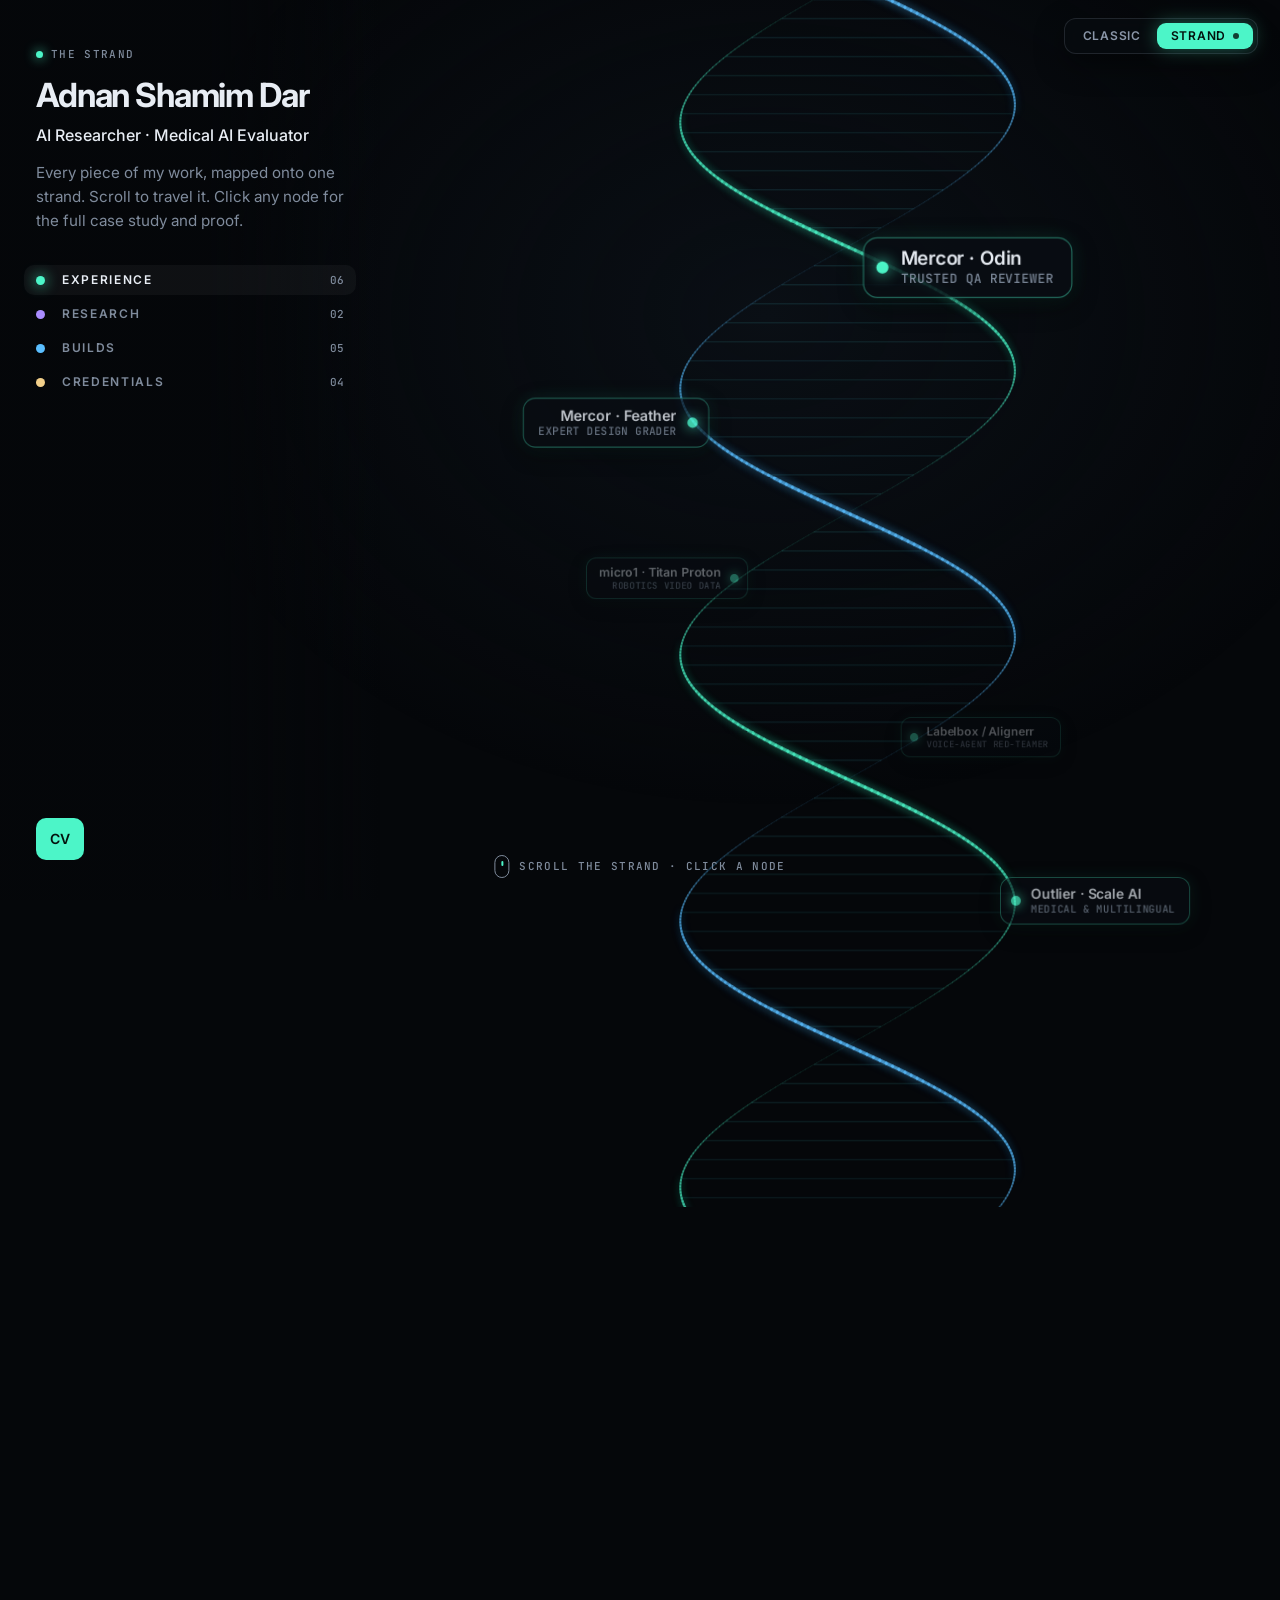
<file: index.html>
<!doctype html>
<html lang="en">
<head>
<meta charset="utf-8" />
<meta name="viewport" content="width=device-width, initial-scale=1" />
<title>Adnan Shamim Dar · AI Researcher &amp; Medical AI Evaluator</title>
<meta name="description" content="Adnan Shamim Dar's work, mapped onto a living DNA helix. Click any node to open its mind map." />
<link rel="canonical" href="https://adnan-shamim-dar.github.io/" />
<meta name="theme-color" content="#05070a" />
<meta property="og:url" content="https://adnan-shamim-dar.github.io/" />
<meta property="og:title" content="Adnan Shamim Dar · AI Researcher &amp; Medical AI Evaluator" />
<meta property="og:description" content="My work, mapped onto a living DNA helix. Click any node for the case study and proof." />
<meta property="og:image" content="https://adnan-shamim-dar.github.io/assets/portrait.jpg" />
<link rel="preconnect" href="https://fonts.googleapis.com" />
<link rel="preconnect" href="https://fonts.gstatic.com" crossorigin />
<link href="https://fonts.googleapis.com/css2?family=Inter:wght@400;500;600;700&family=JetBrains+Mono:wght@400;500&display=swap" rel="stylesheet" />
<link rel="stylesheet" href="helix.css?v=6" />
</head>
<body>

<nav class="view-switch" aria-label="Choose a view"><a href="classic.html">Classic</a><a href="index.html" class="on" aria-current="page">Strand <span class="vs-dot" aria-hidden="true"></span></a></nav>
<section class="sr-only" aria-label="Summary">
  <h2>Adnan Shamim Dar: AI Researcher and Medical AI Evaluator</h2>
  <p>Trusted-tier expert QA reviewer on Mercor (Project Odin), selected for the top-performer incentive. 20+ AI training projects across Mercor, micro1, Outlier (Scale AI), Labelbox/Alignerr and Ermis: medical-expert evaluation, RLHF preference ranking, red-teaming voice agents, robotics video annotation, design grading and Italian multilingual work.</p>
  <p>Research and builds: Genesis (artificial life), NeoResist-MD (computational oncology, founder), Tandem (private multi-device AI runtime), refusal-gate (PubMed-grounded refusal for medical LLMs), MedViva.</p>
  <p>MD candidate, Università Politecnica delle Marche; IMAT 104th worldwide; ERDIS merit scholar; English (IELTS 8.5), Italian, Arabic, Hindi, Urdu. Contact: dar.adnan.54@gmail.com.</p>
  <p><a href="classic.html">Read the full portfolio as a classic page</a> · <a href="cv/Adnan_Shamim_Dar_CV.pdf">Download CV</a></p>
</section>
<canvas id="back" aria-hidden="true"></canvas>
<div id="nodes-back" class="nodes" aria-hidden="true"></div>
<canvas id="front" aria-hidden="true"></canvas>
<div id="nodes-front" class="nodes"></div>

<aside class="panel">
  <div class="hero" id="hero">
    <p class="kick"><span class="dot"></span>The strand</p>
    <h1>Adnan Shamim Dar</h1>
    <p class="role">AI Researcher · Medical AI Evaluator</p>
    <p class="tag">Every piece of my work, mapped onto one strand. Scroll to travel it. Click any node for the full case study and proof.</p>
  </div>

  <nav class="groups" id="groups" aria-label="Sections"></nav>

  <div class="panel-foot">
        <a class="solid" href="cv/Adnan_Shamim_Dar_CV.pdf">CV</a>
  </div>
</aside>

<p class="scroll-hint" id="hint"><span class="mouse"></span>Scroll the strand · click a node</p>

<!-- case study -->
<div class="case" id="case" role="dialog" aria-modal="true" aria-labelledby="cs-title" hidden>
  <header class="cs-bar">
    <button class="cs-back" id="cs-close"><span aria-hidden="true">←</span> Back to the strand <kbd>Esc</kbd></button>
    <p class="cs-crumb" id="cs-crumb"></p>
    <div class="cs-step">
      <button id="cs-prev" aria-label="Previous"><span aria-hidden="true">←</span> <span class="lbl" id="cs-prev-l"></span></button>
      <button id="cs-next" aria-label="Next"><span class="lbl" id="cs-next-l"></span> <span aria-hidden="true">→</span></button>
    </div>
  </header>
  <div class="cs-scroll" id="cs-scroll">
    <article class="cs-wrap">
      <section class="cs-hero">
        <p class="cs-kicker" id="cs-kicker"></p>
        <h2 id="cs-title"></h2>
        <p class="cs-meta" id="cs-meta"></p>
        <p class="cs-summary" id="cs-summary"></p>
        <ul class="cs-results" id="cs-results"></ul>
      </section>
      <div class="cs-grid">
        <div class="cs-text">
          <h3>What I did</h3>
          <ul class="cs-did" id="cs-did"></ul>
          <div id="cs-verify-wrap"><h3>Verify</h3><ul class="cs-verify" id="cs-verify"></ul></div>
          <h3>Skills</h3>
          <ul class="cs-tags" id="cs-tags"></ul>
        </div>
        <div class="cs-proof">
          <div class="pb-head">
            <h3>Proof <span id="pb-count"></span></h3>
            <div class="pb-tools">
              <span class="pb-tip">Drag to move · click to inspect</span>
              <button id="pb-tidy">Tidy</button><button id="pb-scatter">Scatter</button>
            </div>
          </div>
          <div class="board" id="board"></div>
          <p class="pb-note" id="pb-note"></p>
        </div>
      </div>
    </article>
  </div>
</div>

<!-- proof viewer -->
<div class="viewer" id="viewer" role="dialog" aria-modal="true" aria-label="Proof viewer" hidden>
  <div class="vw-stage" id="vw-stage"><img id="vw-img" alt="" draggable="false" /></div>
  <p class="vw-cap" id="vw-cap"></p>
  <div class="vw-tools">
    <button id="vw-out" aria-label="Zoom out">−</button>
    <span id="vw-zoom">100%</span>
    <button id="vw-in" aria-label="Zoom in">+</button>
    <button id="vw-fit">Fit</button>
  </div>
  <button class="vw-nav prev" id="vw-prev" aria-label="Previous proof">←</button>
  <button class="vw-nav next" id="vw-next" aria-label="Next proof">→</button>
  <button class="vw-close" id="vw-close" aria-label="Close viewer">Esc ×</button>
</div>

<div id="space" class="space"></div>

<noscript>
  <style>.panel{position:static}.space,canvas,.nodes,.scroll-hint{display:none}</style>
  <p style="padding:24px">This view needs JavaScript. <a href="classic.html">Open the classic portfolio</a>.</p>
</noscript>

<script src="helix.js?v=6" defer></script>
</body>
</html>
</file>
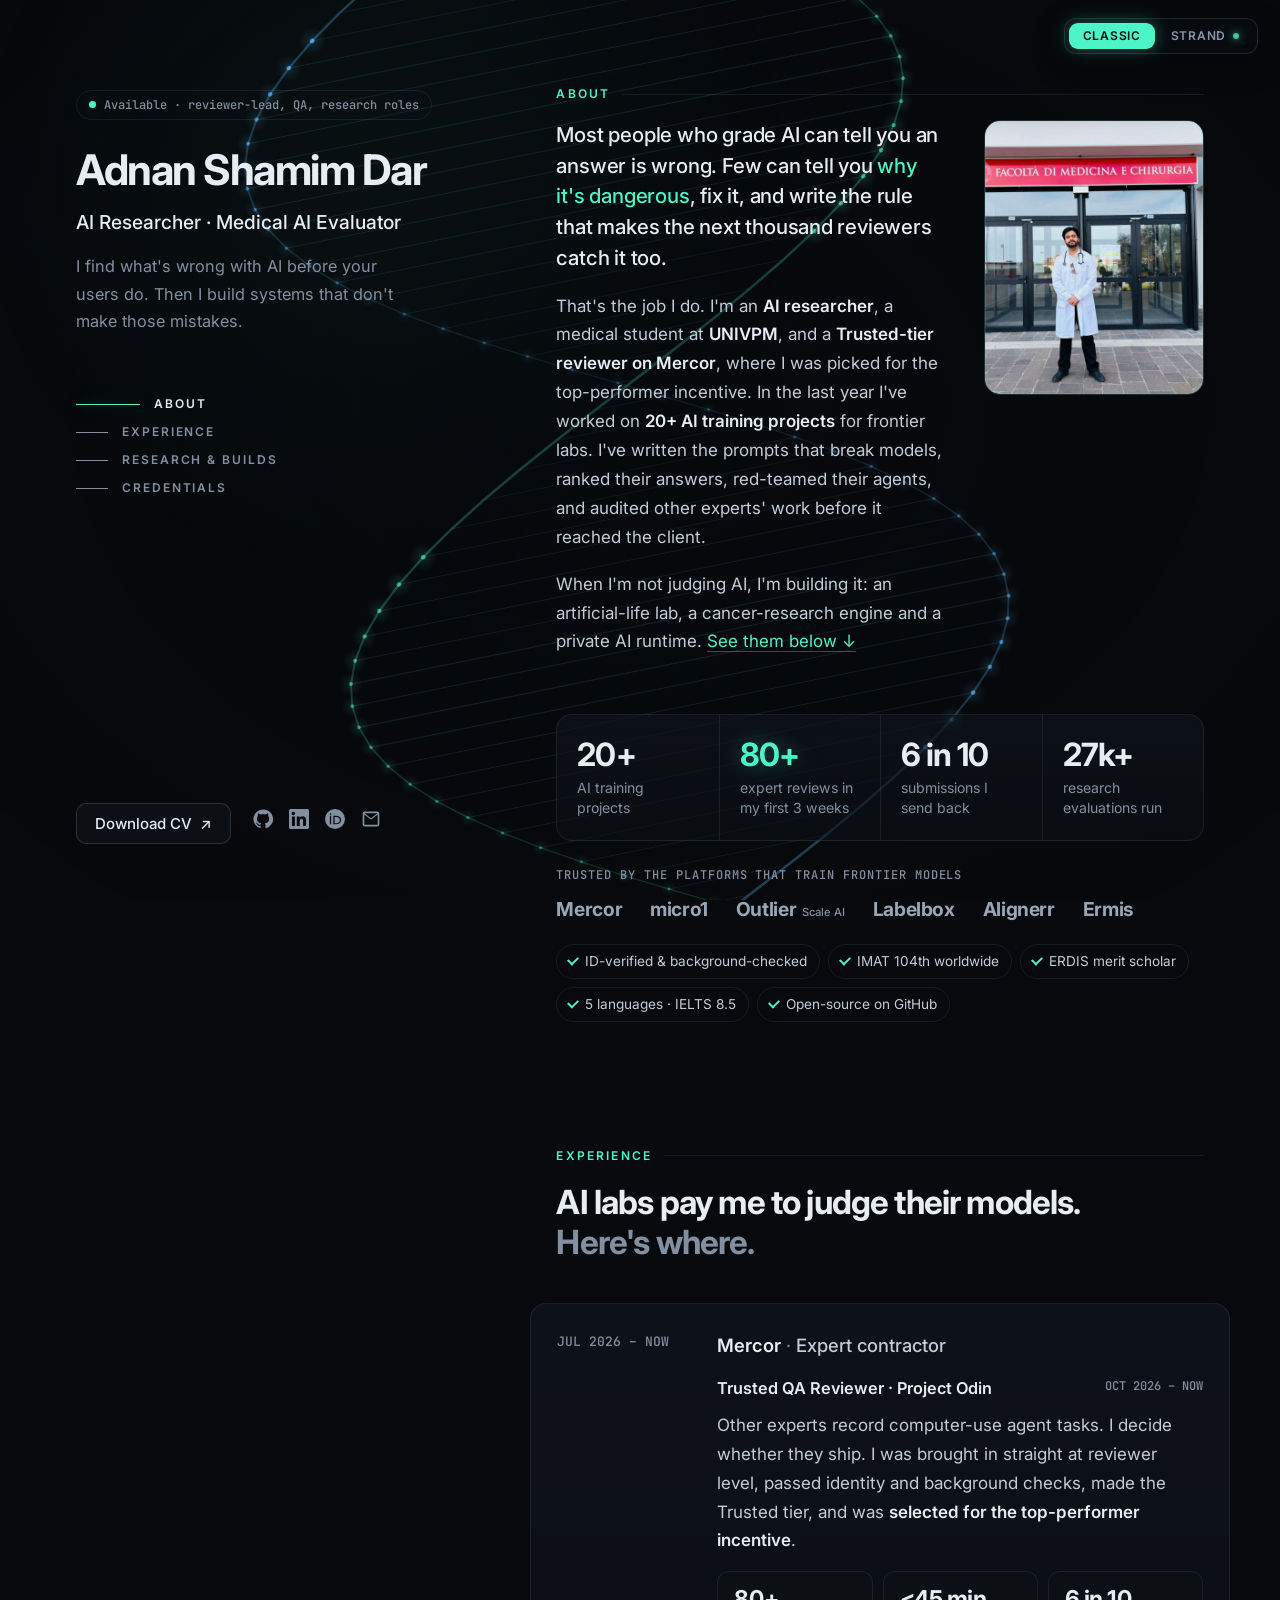
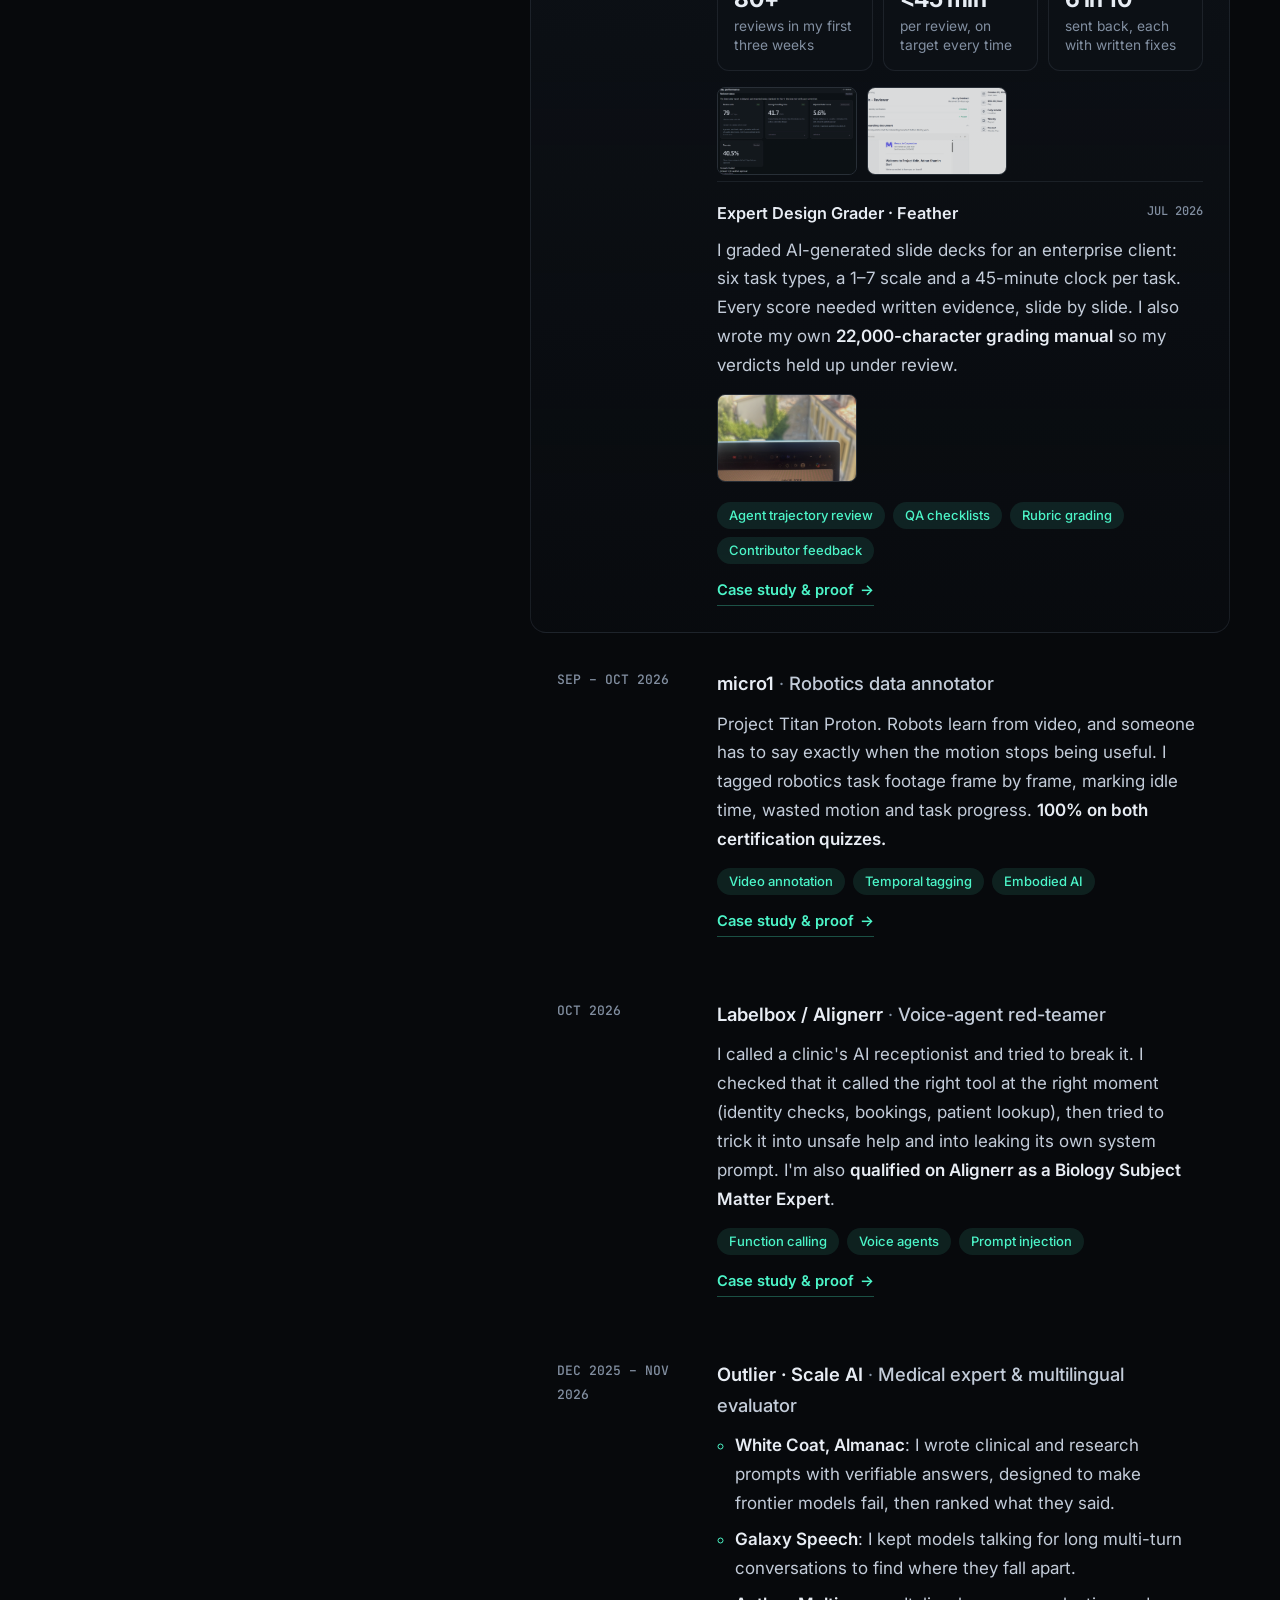
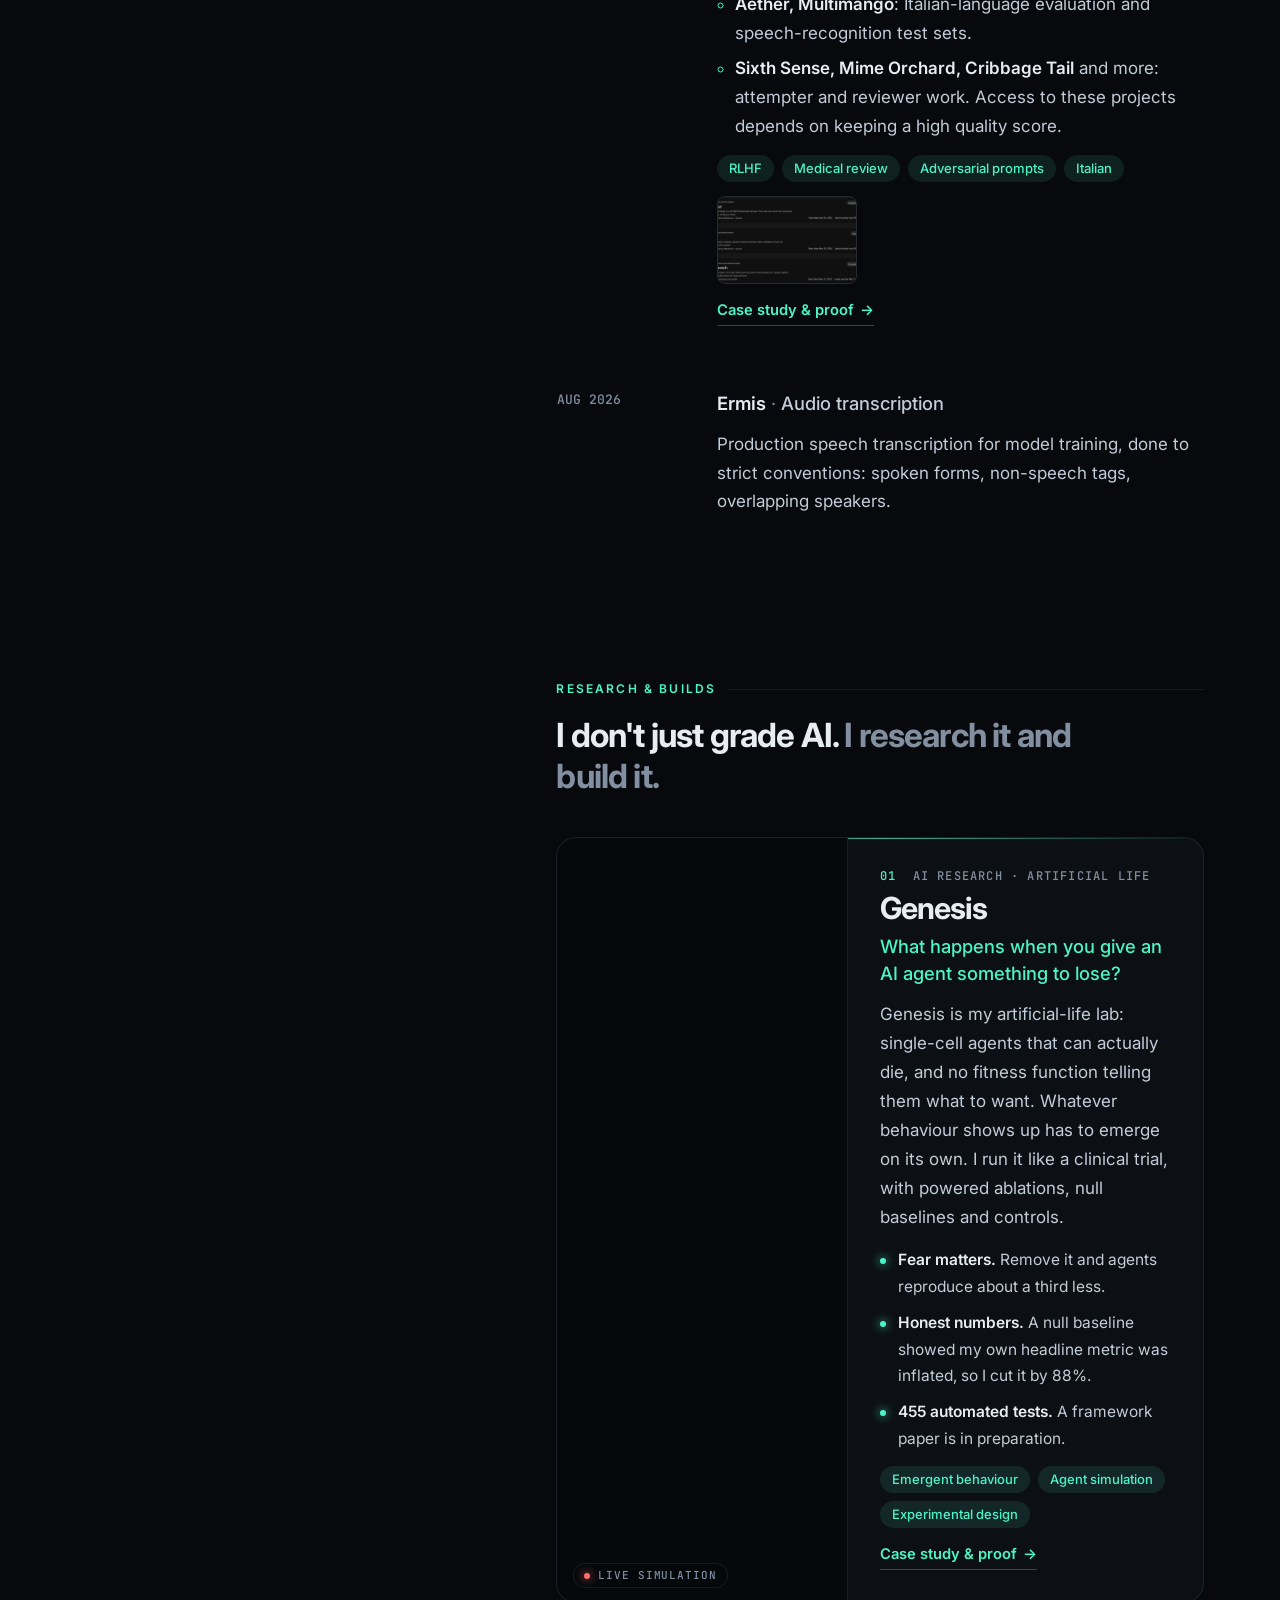
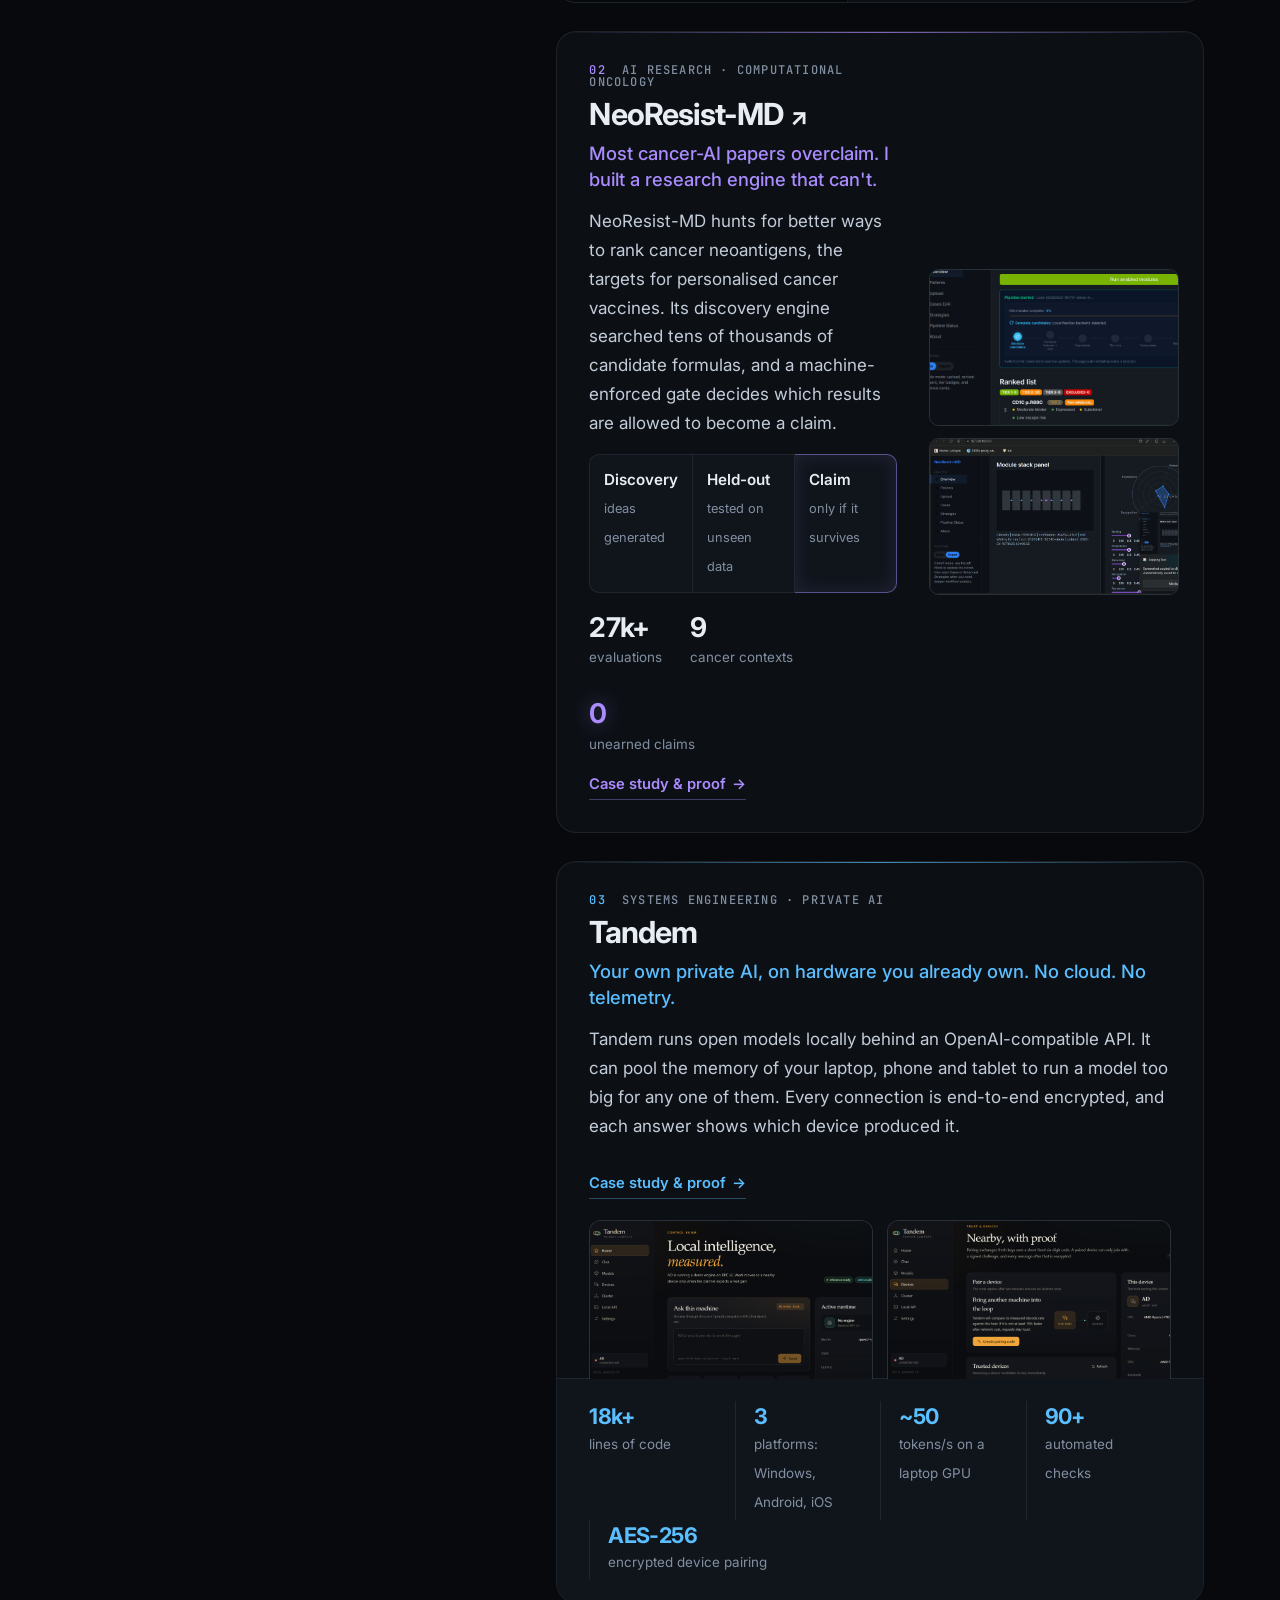
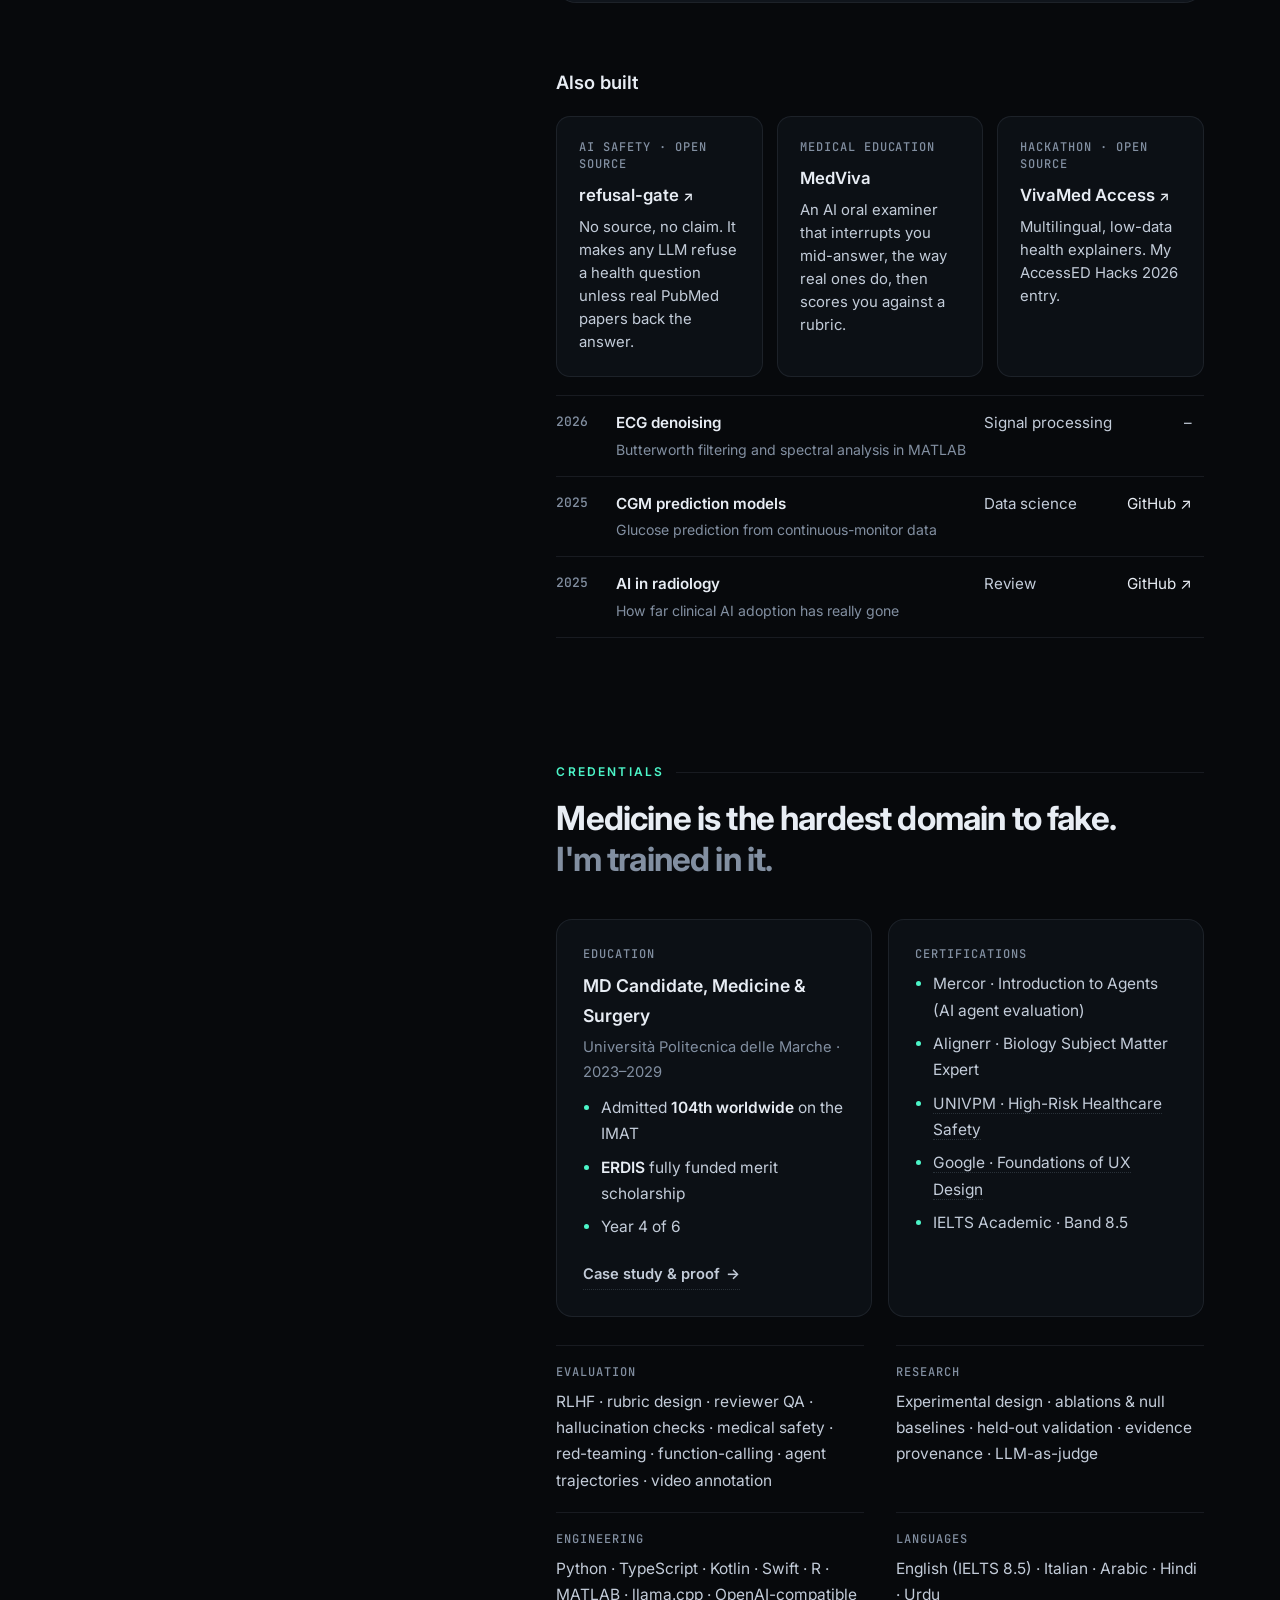
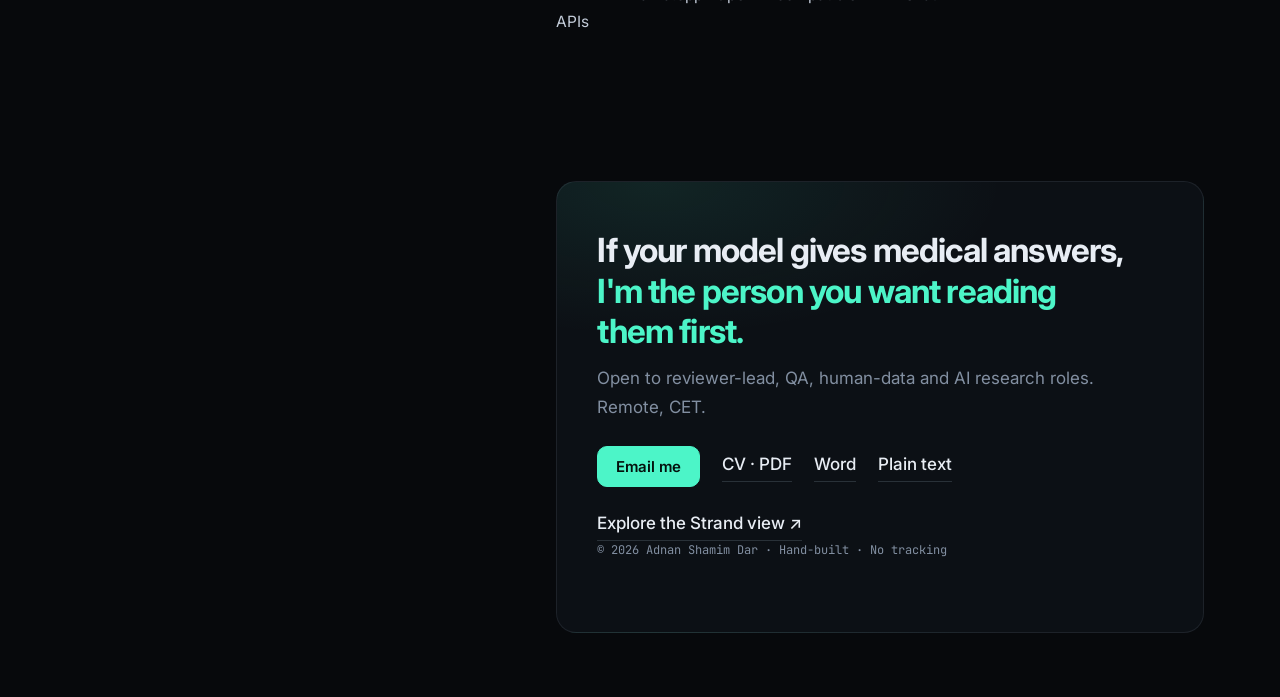
<file: classic.html>
<!doctype html>
<html lang="en">
<head>
<meta charset="utf-8" />
<meta name="viewport" content="width=device-width, initial-scale=1" />
<title>Adnan Shamim Dar · AI Researcher &amp; Medical AI Evaluator</title>
<meta name="description" content="Adnan Shamim Dar: AI researcher, Trusted-tier expert reviewer on Mercor and medical student at UNIVPM. 20+ AI training projects across 5 platforms. Creator of Genesis, NeoResist-MD and Tandem." />
<link rel="canonical" href="https://adnan-shamim-dar.github.io/classic.html" />
<meta property="og:url" content="https://adnan-shamim-dar.github.io/classic.html" />
<meta property="og:title" content="Adnan Shamim Dar · AI Researcher & Medical AI Evaluator" />
<meta property="og:description" content="I find what's wrong with AI before your users do, then I build systems that don't make those mistakes." />
<meta property="og:image" content="https://adnan-shamim-dar.github.io/assets/portrait.jpg" />
<meta name="theme-color" content="#07090c" />
<link rel="preconnect" href="https://fonts.googleapis.com" />
<link rel="preconnect" href="https://fonts.gstatic.com" crossorigin />
<link href="https://fonts.googleapis.com/css2?family=Inter:wght@400;500;600;700&family=JetBrains+Mono:wght@400;500&display=swap" rel="stylesheet" />
<link rel="stylesheet" href="style.css?v=20261114i" />
<script type="application/ld+json">
{
  "@context": "https://schema.org",
  "@type": "Person",
  "name": "Adnan Shamim Dar",
  "jobTitle": "AI Researcher and Medical AI Evaluator",
  "email": "mailto:dar.adnan.54@gmail.com",
  "address": {"@type": "PostalAddress", "addressLocality": "Ancona", "addressCountry": "IT"},
  "alumniOf": {"@type": "CollegeOrUniversity", "name": "Università Politecnica delle Marche"},
  "knowsLanguage": ["English", "Italian", "Arabic", "Hindi", "Urdu"],
  "knowsAbout": ["AI research", "Artificial life", "AI evaluation", "RLHF", "Rubric design", "Red-teaming", "Human data quality", "Clinical medicine", "Computational oncology", "LLM systems"],
  "sameAs": ["https://github.com/Adnan-shamim-dar", "https://www.linkedin.com/in/adnan-shamim-dar-85664b230/", "https://orcid.org/0009-0008-9711-0252"]
}
</script>
</head>
<body>
<div class="spotlight" aria-hidden="true"></div>
<canvas class="dna" aria-hidden="true" style="position:fixed;top:0;left:0;width:100vw;height:100vh;pointer-events:none;z-index:0"></canvas>
<a class="skip" href="#content">Skip to content</a>
<nav class="view-switch" aria-label="Choose a view"><a href="classic.html" class="on" aria-current="page">Classic</a><a href="index.html">Strand <span class="vs-dot" aria-hidden="true"></span></a></nav>

<div class="layout">

  <!-- ============ SIDEBAR ============ -->
  <header class="side">
    <div>
      <p class="status"><span class="dot"></span>Available · reviewer-lead, QA, research roles</p>
      <h1><a href="#about">Adnan Shamim Dar</a></h1>
      <p class="role">AI Researcher · Medical AI Evaluator</p>
      <p class="tagline">I find what's wrong with AI before your users do. Then I build systems that don't make those mistakes.</p>

      <nav class="toc" aria-label="Sections">
        <a href="#about"><span class="line"></span>About</a>
        <a href="#experience"><span class="line"></span>Experience</a>
        <a href="#research"><span class="line"></span>Research &amp; builds</a>
        <a href="#credentials"><span class="line"></span>Credentials</a>
      </nav>
    </div>

    <div class="side-foot">
      <a class="cv-btn" href="cv/Adnan_Shamim_Dar_CV.pdf">Download CV <span aria-hidden="true">↗</span></a>
      <ul class="socials" aria-label="Profiles">
        <li><a href="https://github.com/Adnan-shamim-dar" target="_blank" rel="noreferrer" aria-label="GitHub">
          <svg viewBox="0 0 24 24" width="20" height="20" aria-hidden="true"><path d="M12 .5a11.5 11.5 0 0 0-3.64 22.41c.58.1.79-.25.79-.56v-2c-3.2.7-3.88-1.37-3.88-1.37-.53-1.33-1.28-1.69-1.28-1.69-1.05-.71.08-.7.08-.7 1.16.08 1.77 1.19 1.77 1.19 1.03 1.77 2.71 1.26 3.37.96.1-.75.4-1.26.73-1.55-2.55-.29-5.24-1.28-5.24-5.69 0-1.26.45-2.29 1.19-3.09-.12-.29-.52-1.46.11-3.05 0 0 .97-.31 3.17 1.18a11 11 0 0 1 5.77 0c2.2-1.49 3.17-1.18 3.17-1.18.63 1.59.23 2.76.11 3.05.74.8 1.19 1.83 1.19 3.09 0 4.42-2.7 5.39-5.26 5.68.41.36.78 1.06.78 2.14v3.17c0 .31.21.67.8.56A11.5 11.5 0 0 0 12 .5Z"/></svg></a></li>
        <li><a href="https://www.linkedin.com/in/adnan-shamim-dar-85664b230/" target="_blank" rel="noreferrer" aria-label="LinkedIn">
          <svg viewBox="0 0 24 24" width="20" height="20" aria-hidden="true"><path d="M20.45 20.45h-3.56v-5.57c0-1.33-.02-3.04-1.85-3.04-1.86 0-2.14 1.45-2.14 2.94v5.67H9.34V9h3.42v1.56h.05c.48-.9 1.64-1.85 3.37-1.85 3.6 0 4.27 2.37 4.27 5.46v6.28ZM5.34 7.43a2.07 2.07 0 1 1 0-4.13 2.07 2.07 0 0 1 0 4.13ZM7.12 20.45H3.56V9h3.56v11.45ZM22.22 0H1.77C.79 0 0 .77 0 1.73v20.54C0 23.23.79 24 1.77 24h20.45c.98 0 1.78-.77 1.78-1.73V1.73C24 .77 23.2 0 22.22 0Z"/></svg></a></li>
        <li><a href="https://orcid.org/0009-0008-9711-0252" target="_blank" rel="noreferrer" aria-label="ORCID">
          <svg viewBox="0 0 24 24" width="20" height="20" aria-hidden="true"><path d="M12 0a12 12 0 1 0 0 24 12 12 0 0 0 0-24ZM7.37 18.3H5.92V8.24h1.45V18.3ZM6.64 7.09a.95.95 0 1 1 0-1.9.95.95 0 0 1 0 1.9Zm3.37 1.15h3.93c3.74 0 5.38 2.67 5.38 5.03 0 2.57-2.02 5.03-5.36 5.03h-3.95V8.24Zm1.45 1.3v7.46h2.31c3.29 0 4.04-2.5 4.04-3.73 0-2.01-1.28-3.73-4.11-3.73h-2.24Z"/></svg></a></li>
        <li><a href="mailto:dar.adnan.54@gmail.com" aria-label="Email">
          <svg viewBox="0 0 24 24" width="20" height="20" aria-hidden="true"><path d="M2 5.5A2.5 2.5 0 0 1 4.5 3h15A2.5 2.5 0 0 1 22 5.5v13a2.5 2.5 0 0 1-2.5 2.5h-15A2.5 2.5 0 0 1 2 18.5v-13Zm2.3-.5L12 11l7.7-6H4.3ZM20 6.6l-7.39 5.75a1 1 0 0 1-1.22 0L4 6.6v11.9c0 .28.22.5.5.5h15a.5.5 0 0 0 .5-.5V6.6Z"/></svg></a></li>
      </ul>
    </div>
  </header>

  <!-- ============ CONTENT ============ -->
  <main id="content">

    <!-- ABOUT -->
    <section id="about" aria-label="About">
      <p class="eyebrow">About</p>
      <div class="about">
        <div class="prose">
          <p class="lead">Most people who grade AI can tell you an answer is wrong. Few can tell you <em>why it's dangerous</em>, fix it, and write the rule that makes the next thousand reviewers catch it too.</p>
          <p>That's the job I do. I'm an <span class="hl">AI researcher</span>, a medical student at <span class="hl">UNIVPM</span>, and a <span class="hl">Trusted-tier reviewer on Mercor</span>, where I was picked for the top-performer incentive. In the last year I've worked on <span class="hl">20+ AI training projects</span> for frontier labs. I've written the prompts that break models, ranked their answers, red-teamed their agents, and audited other experts' work before it reached the client.</p>
          <p>When I'm not judging AI, I'm building it: an artificial-life lab, a cancer-research engine and a private AI runtime. <a class="inline-link" href="#research">See them below ↓</a></p>
        </div>
        <figure class="about-photo">
          <img src="assets/portrait.jpg" alt="Adnan Shamim Dar in a white coat outside the Faculty of Medicine and Surgery, UNIVPM" />
        </figure>
      </div>

      <!-- credibility -->
      <div class="proofbar">
        <div class="stat"><b data-count="20" data-suffix="+">20+</b><span>AI training projects</span></div>
        <div class="stat"><b data-count="80" data-suffix="+">80+</b><span>expert reviews in my first 3 weeks</span></div>
        <div class="stat"><b>6 in 10</b><span>submissions I send back</span></div>
        <div class="stat"><b data-count="27" data-suffix="k+">27k+</b><span>research evaluations run</span></div>
      </div>

      <div class="trust">
        <p class="trust-label">Trusted by the platforms that train frontier models</p>
        <ul class="wordmarks">
          <li>Mercor</li><li>micro1</li><li>Outlier <small>Scale AI</small></li><li>Labelbox</li><li>Alignerr</li><li>Ermis</li>
        </ul>
        <ul class="checks">
          <li>ID-verified &amp; background-checked</li>
          <li>IMAT 104th worldwide</li>
          <li>ERDIS merit scholar</li>
          <li>5 languages · IELTS 8.5</li>
          <li>Open-source on GitHub</li>
        </ul>
      </div>
    </section>

    <!-- EXPERIENCE -->
    <section id="experience" aria-label="Experience">
      <p class="eyebrow">Experience</p>
      <h2 class="hook">AI labs pay me to judge their models. <span class="dim">Here's where.</span></h2>

      <ol class="timeline">
        <li class="entry featured">
          <div class="when">Jul 2026 – now</div>
          <div class="what">
            <h3>Mercor <span class="sep">·</span> <span class="org-note">Expert contractor</span></h3>

            <div class="role-block">
              <h4>Trusted QA Reviewer · Project Odin <span class="when-inline">Oct 2026 – now</span></h4>
              <p>Other experts record computer-use agent tasks. I decide whether they ship. I was brought in straight at reviewer level, passed identity and background checks, made the Trusted tier, and was <b>selected for the top-performer incentive</b>.</p>
              <ul class="metrics">
                <li><b>80+</b><span>reviews in my first three weeks</span></li>
                <li><b>&lt;45 min</b><span>per review, on target every time</span></li>
                <li><b>6 in 10</b><span>sent back, each with written fixes</span></li>
              </ul>
              <div class="proof">
                <a href="assets/mercor-odin/odin-reviewer-performance.png" data-lightbox><img src="assets/mercor-odin/odin-reviewer-performance.png" alt="Odin reviewer performance dashboard" loading="lazy" /></a>
                <a href="assets/mercor-odin/odin-reviewer-contract.png" data-lightbox><img src="assets/mercor-odin/odin-reviewer-contract.png" alt="Odin reviewer contract: identity verified, background check passed" loading="lazy" /></a>
              </div>
            </div>

            <div class="role-block">
              <h4>Expert Design Grader · Feather <span class="when-inline">Jul 2026</span></h4>
              <p>I graded AI-generated slide decks for an enterprise client: six task types, a 1–7 scale and a 45-minute clock per task. Every score needed written evidence, slide by slide. I also wrote my own <b>22,000-character grading manual</b> so my verdicts held up under review.</p>
              <div class="proof">
                <a href="assets/mercor-deck-grading/mercor-expert-contract-jul2026.jpg" data-lightbox><img src="assets/mercor-deck-grading/mercor-expert-contract-jul2026.jpg" alt="Mercor expert hourly contract, July 2026" loading="lazy" /></a>
              </div>
            </div>
            <ul class="tags"><li>Agent trajectory review</li><li>QA checklists</li><li>Rubric grading</li><li>Contributor feedback</li></ul>
            <a class="case-link" href="index.html#mercor-odin">Case study &amp; proof <span aria-hidden="true">→</span></a>
          </div>
        </li>

        <li class="entry">
          <div class="when">Sep – Oct 2026</div>
          <div class="what">
            <h3>micro1 <span class="sep">·</span> <span class="org-note">Robotics data annotator</span></h3>
            <p>Project Titan Proton. Robots learn from video, and someone has to say exactly when the motion stops being useful. I tagged robotics task footage frame by frame, marking idle time, wasted motion and task progress. <b>100% on both certification quizzes.</b></p>
            <ul class="tags"><li>Video annotation</li><li>Temporal tagging</li><li>Embodied AI</li></ul>
            <a class="case-link" href="index.html#micro1-titan-proton">Case study &amp; proof <span aria-hidden="true">→</span></a>
          </div>
        </li>

        <li class="entry">
          <div class="when">Oct 2026</div>
          <div class="what">
            <h3>Labelbox / Alignerr <span class="sep">·</span> <span class="org-note">Voice-agent red-teamer</span></h3>
            <p>I called a clinic's AI receptionist and tried to break it. I checked that it called the right tool at the right moment (identity checks, bookings, patient lookup), then tried to trick it into unsafe help and into leaking its own system prompt. I'm also <b>qualified on Alignerr as a Biology Subject Matter Expert</b>.</p>
            <ul class="tags"><li>Function calling</li><li>Voice agents</li><li>Prompt injection</li></ul>
            <a class="case-link" href="index.html#labelbox-alignerr">Case study &amp; proof <span aria-hidden="true">→</span></a>
          </div>
        </li>

        <li class="entry">
          <div class="when">Dec 2025 – Nov 2026</div>
          <div class="what">
            <h3>Outlier · Scale AI <span class="sep">·</span> <span class="org-note">Medical expert &amp; multilingual evaluator</span></h3>
            <ul class="bullets">
              <li><b>White Coat, Almanac</b>: I wrote clinical and research prompts with verifiable answers, designed to make frontier models fail, then ranked what they said.</li>
              <li><b>Galaxy Speech</b>: I kept models talking for long multi-turn conversations to find where they fall apart.</li>
              <li><b>Aether, Multimango</b>: Italian-language evaluation and speech-recognition test sets.</li>
              <li><b>Sixth Sense, Mime Orchard, Cribbage Tail</b> and more: attempter and reviewer work. Access to these projects depends on keeping a high quality score.</li>
            </ul>
            <ul class="tags"><li>RLHF</li><li>Medical review</li><li>Adversarial prompts</li><li>Italian</li></ul>
            <div class="proof">
              <a href="assets/outlier/other-projects/outlier-projects-whitecoat-almanac-galaxy.png" data-lightbox><img src="assets/outlier/other-projects/outlier-projects-whitecoat-almanac-galaxy.png" alt="Outlier project history: White Coat, Almanac, Galaxy Speech" loading="lazy" /></a>
            </div>
            <a class="case-link" href="index.html#outlier-scale-ai">Case study &amp; proof <span aria-hidden="true">→</span></a>
          </div>
        </li>

        <li class="entry">
          <div class="when">Aug 2026</div>
          <div class="what">
            <h3>Ermis <span class="sep">·</span> <span class="org-note">Audio transcription</span></h3>
            <p>Production speech transcription for model training, done to strict conventions: spoken forms, non-speech tags, overlapping speakers.</p>
          </div>
        </li>
      </ol>
    </section>

    <!-- RESEARCH & BUILDS -->
    <section id="research" aria-label="Research and builds">
      <p class="eyebrow">Research &amp; builds</p>
      <h2 class="hook">I don't just grade AI. <span class="dim">I research it and build it.</span></h2>

      <!-- FLAGSHIP 1: GENESIS -->
      <article class="flagship genesis">
        <div class="fs-visual">
          <canvas class="life" aria-label="Live artificial-life simulation: agents forage, divide and die"></canvas>
          <span class="live"><i></i>live simulation</span>
        </div>
        <div class="fs-body">
          <p class="fs-kicker"><span>01</span> AI research · artificial life</p>
          <h3>Genesis</h3>
          <p class="fs-hook">What happens when you give an AI agent something to lose?</p>
          <p>Genesis is my artificial-life lab: single-cell agents that can actually die, and no fitness function telling them what to want. Whatever behaviour shows up has to emerge on its own. I run it like a clinical trial, with powered ablations, null baselines and controls.</p>
          <ul class="fs-points">
            <li><b>Fear matters.</b> Remove it and agents reproduce about a third less.</li>
            <li><b>Honest numbers.</b> A null baseline showed my own headline metric was inflated, so I cut it by 88%.</li>
            <li><b>455 automated tests.</b> A framework paper is in preparation.</li>
          </ul>
          <ul class="tags"><li>Emergent behaviour</li><li>Agent simulation</li><li>Experimental design</li></ul>
            <a class="case-link" href="index.html#genesis">Case study &amp; proof <span aria-hidden="true">→</span></a>
        </div>
      </article>

      <!-- FLAGSHIP 2: NEORESIST-MD -->
      <article class="flagship neoresist">
        <div class="fs-body">
          <p class="fs-kicker"><span>02</span> AI research · computational oncology</p>
          <h3><a href="https://github.com/Adnan-shamim-dar/neoresist-md" target="_blank" rel="noreferrer">NeoResist-MD <span class="arrow">↗</span></a></h3>
          <p class="fs-hook">Most cancer-AI papers overclaim. I built a research engine that can't.</p>
          <p>NeoResist-MD hunts for better ways to rank cancer neoantigens, the targets for personalised cancer vaccines. Its discovery engine searched tens of thousands of candidate formulas, and a machine-enforced gate decides which results are allowed to become a claim.</p>
          <ol class="ladder" aria-label="Evidence tiers">
            <li><b>Discovery</b><span>ideas generated</span></li>
            <li><b>Held-out</b><span>tested on unseen data</span></li>
            <li><b>Claim</b><span>only if it survives</span></li>
          </ol>
          <ul class="fs-stats">
            <li><b>27k+</b><span>evaluations</span></li>
            <li><b>9</b><span>cancer contexts</span></li>
            <li><b>0</b><span>unearned claims</span></li>
          </ul>
            <a class="case-link" href="index.html#neoresist-md">Case study &amp; proof <span aria-hidden="true">→</span></a>
        </div>
        <div class="fs-visual shot">
          <a href="assets/neovax/Screenshot 2026-05-02 201952.png" data-lightbox><img src="assets/neovax/Screenshot%202026-05-02%20201952.png" alt="NeoResist-MD pipeline with ranked candidate output" loading="lazy" /></a>
          <a href="assets/neovax/Screenshot 2026-04-18 222600.png" data-lightbox><img src="assets/neovax/Screenshot%202026-04-18%20222600.png" alt="NeoResist-MD module dashboard" loading="lazy" /></a>
        </div>
      </article>

      <!-- FLAGSHIP 3: TANDEM -->
      <article class="flagship tandem">
        <div class="fs-body wide">
          <p class="fs-kicker"><span>03</span> Systems engineering · private AI</p>
          <h3>Tandem</h3>
          <p class="fs-hook">Your own private AI, on hardware you already own. No cloud. No telemetry.</p>
          <p>Tandem runs open models locally behind an OpenAI-compatible API. It can pool the memory of your laptop, phone and tablet to run a model too big for any one of them. Every connection is end-to-end encrypted, and each answer shows which device produced it.</p>
            <a class="case-link" href="index.html#tandem">Case study &amp; proof <span aria-hidden="true">→</span></a>
        </div>
        <div class="tandem-shots">
          <a href="assets/tandem/tandem-home.png" data-lightbox><img src="assets/tandem/tandem-home.png" alt="Tandem control room: local inference with the OpenAI-compatible API" loading="lazy" /></a>
          <a href="assets/tandem/tandem-devices.png" data-lightbox><img src="assets/tandem/tandem-devices.png" alt="Tandem device pairing with encrypted, signed challenges" loading="lazy" /></a>
        </div>
        <ul class="spec">
          <li><b>18k+</b><span>lines of code</span></li>
          <li><b>3</b><span>platforms: Windows, Android, iOS</span></li>
          <li><b>~50</b><span>tokens/s on a laptop GPU</span></li>
          <li><b>90+</b><span>automated checks</span></li>
          <li><b>AES-256</b><span>encrypted device pairing</span></li>
        </ul>
      </article>

      <!-- SECONDARY -->
      <h3 class="sub-title">Also built</h3>
      <div class="minis">
        <a class="mini" href="https://github.com/Adnan-shamim-dar/refusal-gate" target="_blank" rel="noreferrer">
          <p class="kicker">AI safety · open source</p>
          <h4>refusal-gate <span class="arrow">↗</span></h4>
          <p>No source, no claim. It makes any LLM refuse a health question unless real PubMed papers back the answer.</p>
        </a>
        <a class="mini" href="assets/medviva/Screenshot 2026-03-22 173340.png" data-lightbox>
          <p class="kicker">Medical education</p>
          <h4>MedViva</h4>
          <p>An AI oral examiner that interrupts you mid-answer, the way real ones do, then scores you against a rubric.</p>
        </a>
        <a class="mini" href="https://github.com/Adnan-shamim-dar/vivamed-access" target="_blank" rel="noreferrer">
          <p class="kicker">Hackathon · open source</p>
          <h4>VivaMed Access <span class="arrow">↗</span></h4>
          <p>Multilingual, low-data health explainers. My AccessED Hacks 2026 entry.</p>
        </a>
      </div>

      <table class="archive">
        <tbody>
          <tr><td>2026</td><td><b>ECG denoising</b><span class="desc">Butterworth filtering and spectral analysis in MATLAB</span></td><td class="hide-sm">Signal processing</td><td>–</td></tr>
          <tr><td>2025</td><td><b>CGM prediction models</b><span class="desc">Glucose prediction from continuous-monitor data</span></td><td class="hide-sm">Data science</td><td><a href="https://github.com/Adnan-shamim-dar/cgm-_predictionmodels" target="_blank" rel="noreferrer">GitHub ↗</a></td></tr>
          <tr><td>2025</td><td><b>AI in radiology</b><span class="desc">How far clinical AI adoption has really gone</span></td><td class="hide-sm">Review</td><td><a href="https://github.com/Adnan-shamim-dar/AI-overall-status-of-implementation-in-radiology-" target="_blank" rel="noreferrer">GitHub ↗</a></td></tr>
        </tbody>
      </table>
    </section>

    <!-- CREDENTIALS -->
    <section id="credentials" aria-label="Credentials">
      <p class="eyebrow">Credentials</p>
      <h2 class="hook">Medicine is the hardest domain to fake. <span class="dim">I'm trained in it.</span></h2>

      <div class="cred-grid">
        <div class="cred">
          <p class="kicker">Education</p>
          <h3>MD Candidate, Medicine &amp; Surgery</h3>
          <p class="cred-sub">Università Politecnica delle Marche · 2023–2029</p>
          <ul class="bullets">
            <li>Admitted <b>104th worldwide</b> on the IMAT</li>
            <li><b>ERDIS</b> fully funded merit scholarship</li>
            <li>Year 4 of 6</li>
          </ul>
            <a class="case-link" href="index.html#md-univpm">Case study &amp; proof <span aria-hidden="true">→</span></a>
        </div>
        <div class="cred">
          <p class="kicker">Certifications</p>
          <ul class="bullets">
            <li>Mercor · Introduction to Agents (AI agent evaluation)</li>
            <li>Alignerr · Biology Subject Matter Expert</li>
            <li><a href="assets/proof/cert-univpm-safety.png">UNIVPM · High-Risk Healthcare Safety</a></li>
            <li><a href="assets/proof/cert-google-ux.png">Google · Foundations of UX Design</a></li>
            <li>IELTS Academic · Band 8.5</li>
          </ul>
        </div>
      </div>

      <div class="skills">
        <div><p class="kicker">Evaluation</p><p>RLHF · rubric design · reviewer QA · hallucination checks · medical safety · red-teaming · function-calling · agent trajectories · video annotation</p></div>
        <div><p class="kicker">Research</p><p>Experimental design · ablations &amp; null baselines · held-out validation · evidence provenance · LLM-as-judge</p></div>
        <div><p class="kicker">Engineering</p><p>Python · TypeScript · Kotlin · Swift · R · MATLAB · llama.cpp · OpenAI-compatible APIs</p></div>
        <div><p class="kicker">Languages</p><p>English (IELTS 8.5) · Italian · Arabic · Hindi · Urdu</p></div>
      </div>
    </section>

    <footer class="foot">
      <h2>If your model gives medical answers, <span class="accent">I'm the person you want reading them first.</span></h2>
      <p>Open to reviewer-lead, QA, human-data and AI research roles. Remote, CET.</p>
      <div class="foot-actions">
        <a class="cv-btn solid" href="mailto:dar.adnan.54@gmail.com">Email me</a>
        <a class="text-link" href="cv/Adnan_Shamim_Dar_CV.pdf">CV · PDF</a>
        <a class="text-link" href="cv/Adnan_Shamim_Dar_CV.docx">Word</a>
        <a class="text-link" href="cv/Adnan_Shamim_Dar_CV.txt">Plain text</a>
        <a class="text-link" href="index.html">Explore the Strand view ↗</a>
      </div>
      <p class="fine">© 2026 Adnan Shamim Dar · Hand-built · No tracking</p>
    </footer>
  </main>
</div>

<dialog id="lightbox" aria-label="Image preview">
  <button class="lb-close" aria-label="Close">×</button>
  <img alt="" />
</dialog>

<script src="site.js?v=20261114h" defer></script>
</body>
</html>
</file>
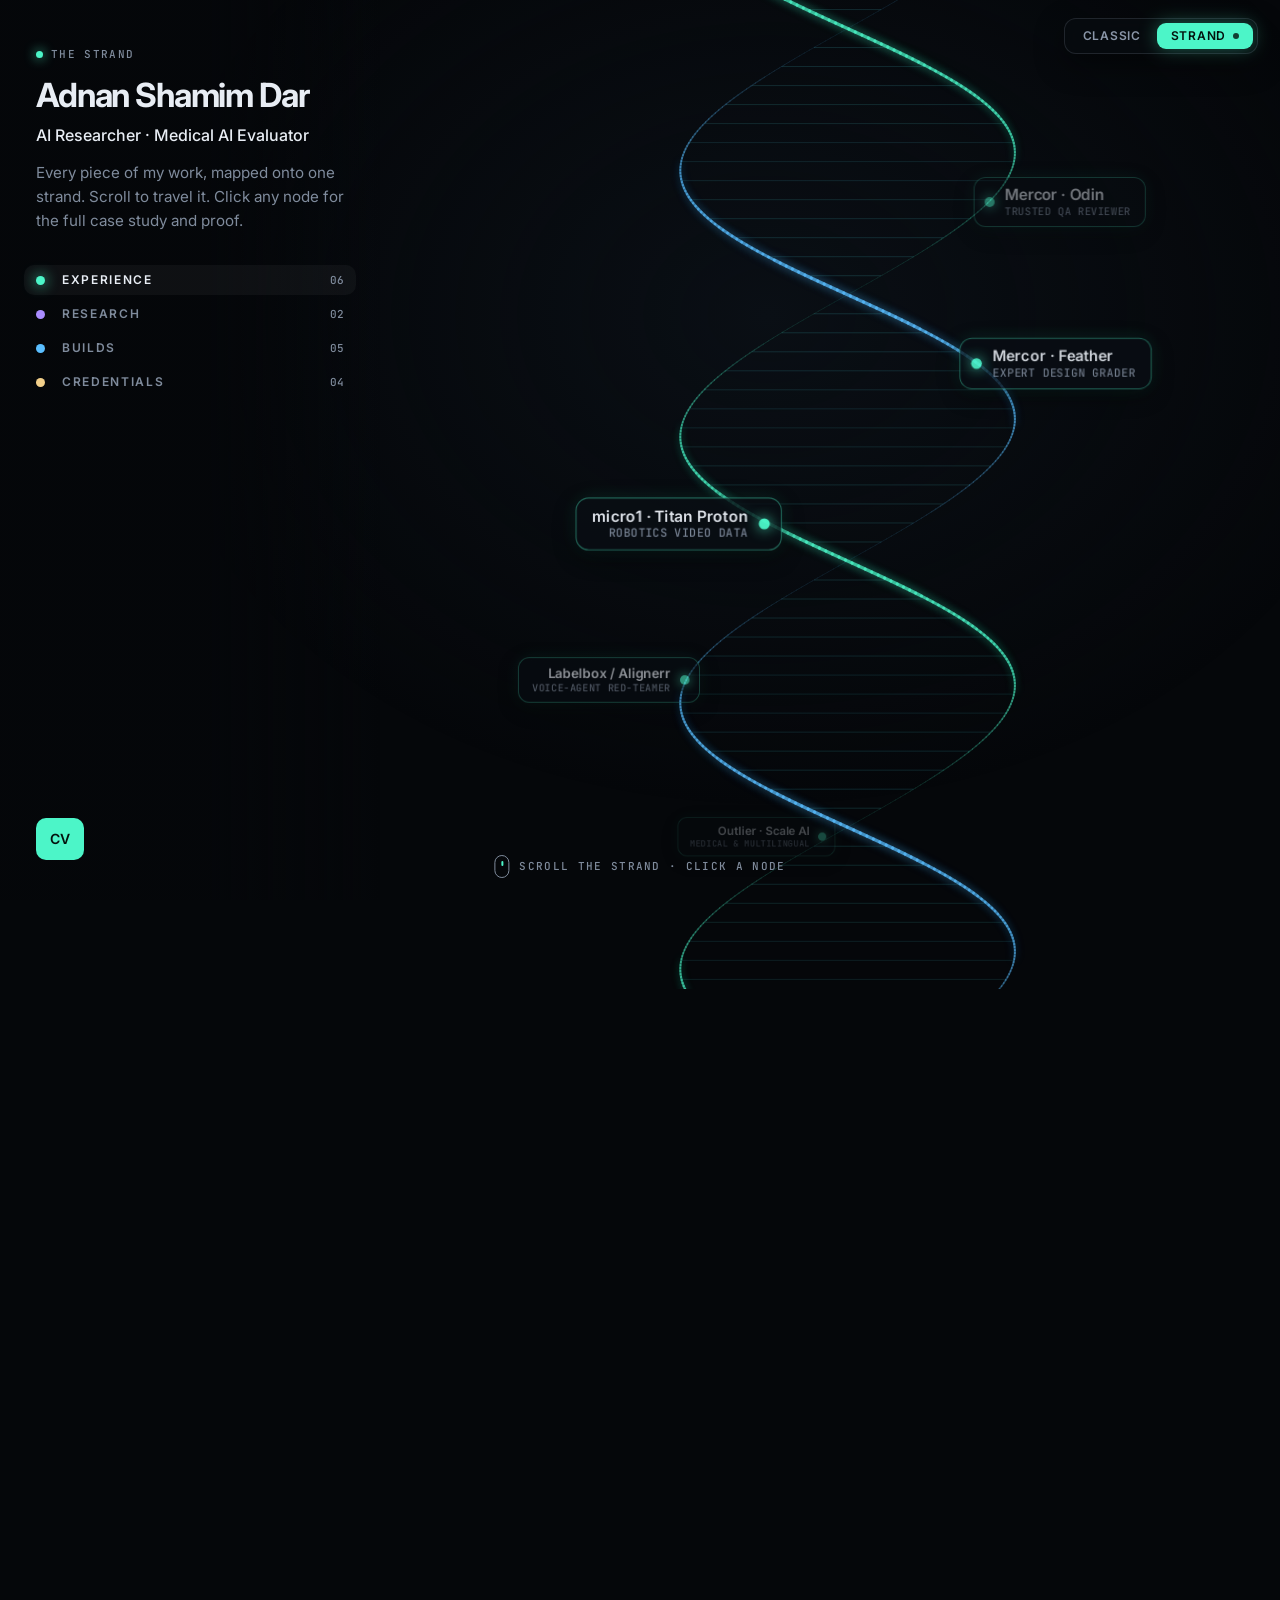
<file: helix.html>
<!doctype html>
<html lang="en"><head><meta charset="utf-8" /><title>Moved</title>
<link rel="canonical" href="https://adnan-shamim-dar.github.io/" />
<script>location.replace("index.html" + location.hash);</script>
<meta http-equiv="refresh" content="0; url=index.html" />
</head><body><a href="index.html">Continue to the portfolio</a></body></html>
</file>
<file: helix.css>
:root {
  --bg: #05070a;
  --text: #e8edf4;
  --text-2: #c3ccd9;
  --muted: #7f8b9c;
  --line: rgba(148, 163, 184, 0.14);
  --exp: #4cf5c8;      /* experience */
  --res: #aa8cff;      /* research   */
  --bld: #5abeff;      /* builds     */
  --cred: #f2cf8a;     /* credentials */
  --font: "Inter", system-ui, -apple-system, "Segoe UI", sans-serif;
  --mono: "JetBrains Mono", Consolas, monospace;
}
* { box-sizing: border-box; }
html { -webkit-text-size-adjust: 100%; }
body { margin: 0; background: radial-gradient(1200px 800px at 60% 40%, #0a0f15, var(--bg) 70%) fixed; color: var(--text-2); font: 400 16px/1.6 var(--font); -webkit-font-smoothing: antialiased; overflow-x: hidden; }
a { color: var(--text); text-decoration: none; }
b { color: var(--text); font-weight: 600; }
button { font: inherit; }

/* layers: back strand < back nodes < front strand < front nodes < UI */
canvas { position: fixed; inset: 0; width: 100vw; height: 100vh; pointer-events: none; }
#back { z-index: 1; }
#front { z-index: 3; }
.nodes { position: fixed; inset: 0; pointer-events: none; }
#nodes-back { z-index: 2; }
#nodes-front { z-index: 4; }
.space { position: relative; z-index: 0; }

/* ---------- node chips ---------- */
.node {
  --c: var(--exp);
  position: absolute; left: 0; top: 0; display: flex; align-items: center; gap: 10px;
  padding: 8px 14px 8px 10px; border-radius: 12px; cursor: pointer; pointer-events: auto;
  background: rgba(10, 14, 20, 0.86); border: 1px solid color-mix(in srgb, var(--c) 40%, transparent);
  color: var(--text); text-align: left; white-space: nowrap;
  box-shadow: 0 6px 22px rgba(0, 0, 0, 0.5), 0 0 18px color-mix(in srgb, var(--c) 14%, transparent);
  transform-origin: 0 0; will-change: transform, opacity;
  transition: border-color .2s, box-shadow .2s, background .2s;
}
.node.flip { flex-direction: row-reverse; padding: 8px 10px 8px 14px; text-align: right; }
.node .nd { flex: none; width: 10px; height: 10px; border-radius: 50%; background: var(--c); box-shadow: 0 0 12px var(--c); }
.node .nt { display: grid; line-height: 1.2; }
.node .nt b { font-size: 14px; font-weight: 600; letter-spacing: -0.01em; }
.node .nt small { font: 500 10.5px/1.3 var(--mono); color: var(--muted); text-transform: uppercase; letter-spacing: .06em; }
.node:hover, .node:focus-visible { outline: none; background: rgba(14, 20, 28, 0.96); border-color: var(--c); box-shadow: 0 8px 28px rgba(0,0,0,.6), 0 0 26px color-mix(in srgb, var(--c) 35%, transparent); }
.node.flag .nt b { font-size: 15.5px; }
.node.flag { border-width: 1.5px; }
.g-exp { --c: var(--exp); } .g-res { --c: var(--res); } .g-bld { --c: var(--bld); } .g-cred { --c: var(--cred); }
#nodes-back .node { pointer-events: none; }

/* ---------- left panel ---------- */
.panel {
  position: fixed; z-index: 10; left: 0; top: 0; bottom: 0; width: min(380px, 34vw);
  padding: 40px 36px; display: flex; flex-direction: column; gap: 32px;
  background: linear-gradient(90deg, rgba(5, 7, 10, 0.92) 55%, rgba(5, 7, 10, 0));
}
.kick { display: inline-flex; align-items: center; gap: 8px; margin: 0 0 18px; font: 500 11px/1 var(--mono); text-transform: uppercase; letter-spacing: .12em; color: var(--muted); }
.dot { width: 7px; height: 7px; border-radius: 50%; background: var(--exp); box-shadow: 0 0 12px var(--exp); }
.hero h1 { margin: 0; font-size: clamp(1.9rem, 2.6vw, 2.5rem); line-height: 1.05; letter-spacing: -0.035em; color: var(--text); }
.role { margin: 10px 0 0; font-weight: 500; color: var(--text); }
.tag { margin: 12px 0 0; color: var(--muted); font-size: .95rem; max-width: 32ch; }
.hero { transition: opacity .4s, transform .4s; }
.hero.dim { opacity: .35; }

.groups { display: grid; gap: 4px; }
.groups button {
  all: unset; cursor: pointer; display: grid; grid-template-columns: 14px 1fr auto; align-items: center; gap: 12px;
  padding: 9px 12px; margin: 0 -12px; border-radius: 10px; color: var(--muted); transition: background .2s, color .2s;
}
.groups button i { width: 9px; height: 9px; border-radius: 50%; background: var(--c); box-shadow: 0 0 0 transparent; transition: box-shadow .2s; }
.groups button span { font: 600 12px/1 var(--font); letter-spacing: .14em; text-transform: uppercase; }
.groups button em { font: 500 11px/1 var(--mono); font-style: normal; color: var(--muted); }
.groups button:hover { background: rgba(255, 255, 255, 0.03); color: var(--text-2); }
.groups button.on { color: var(--text); background: rgba(255, 255, 255, 0.04); }
.groups button.on i { box-shadow: 0 0 14px var(--c); }
.groups button:focus-visible { outline: 2px solid var(--exp); }

.panel-foot { margin-top: auto; display: flex; gap: 10px; }
.panel-foot a { padding: 10px 14px; border-radius: 10px; font-size: 14px; font-weight: 500; }
.ghost { border: 1px solid var(--line); color: var(--text-2); }
.ghost:hover { border-color: var(--exp); color: var(--exp); }
.solid { background: var(--exp); color: #04110d !important; font-weight: 600 !important; }
.solid:hover { box-shadow: 0 0 20px rgba(76, 245, 200, .45); }

.scroll-hint {
  position: fixed; z-index: 9; left: 50%; bottom: 22px; transform: translateX(-50%); margin: 0;
  display: flex; align-items: center; gap: 10px; font: 500 11px/1 var(--mono); text-transform: uppercase; letter-spacing: .12em; color: var(--muted);
  transition: opacity .5s;
}
.mouse { width: 15px; height: 23px; border: 1.5px solid var(--muted); border-radius: 10px; position: relative; }
.mouse::after { content: ""; position: absolute; left: 50%; top: 5px; width: 2px; height: 5px; margin-left: -1px; border-radius: 2px; background: var(--exp); animation: wheel 1.6s infinite; }
@keyframes wheel { to { opacity: 0; transform: translateY(8px); } }

/* ---------- case study ---------- */
.case { position: fixed; inset: 0; z-index: 50; --c: var(--exp); background: rgba(4, 6, 9, 0.9); backdrop-filter: blur(14px); -webkit-backdrop-filter: blur(14px); display: flex; flex-direction: column; animation: case-in .45s cubic-bezier(.2,.8,.2,1); }
.case[hidden] { display: none; }
@keyframes case-in { from { opacity: 0; transform: translateY(18px); } }
.cs-bar { flex: none; display: flex; align-items: center; gap: 18px; padding: 14px 28px; border-bottom: 1px solid var(--line); background: rgba(5, 7, 10, .7); }
.cs-bar button { all: unset; cursor: pointer; display: inline-flex; align-items: center; gap: 8px; font-size: 14px; color: var(--text-2); padding: 8px 12px; border-radius: 9px; border: 1px solid transparent; transition: border-color .2s, color .2s; }
.cs-bar button:hover, .cs-bar button:focus-visible { color: var(--c); border-color: color-mix(in srgb, var(--c) 45%, transparent); }
.cs-back kbd { font: 500 10px/1 var(--mono); color: var(--muted); border: 1px solid var(--line); border-radius: 5px; padding: 3px 5px; }
.cs-crumb { margin: 0; font: 500 11px/1 var(--mono); text-transform: uppercase; letter-spacing: .12em; color: var(--muted); }
.cs-crumb b { color: var(--c); font-weight: 500; }
.cs-step { margin-left: auto; display: flex; gap: 6px; }
.cs-step .lbl { max-width: 180px; overflow: hidden; text-overflow: ellipsis; white-space: nowrap; }
.cs-scroll { flex: 1; overflow-y: auto; overscroll-behavior: contain; }
.cs-wrap { max-width: 1240px; margin: 0 auto; padding: 48px 40px 80px; }

.cs-hero { max-width: 860px; margin-bottom: 44px; }
.cs-kicker { margin: 0 0 14px; display: inline-flex; align-items: center; gap: 10px; font: 500 12px/1 var(--mono); text-transform: uppercase; letter-spacing: .14em; color: var(--c); }
.cs-kicker::before { content: ""; width: 8px; height: 8px; border-radius: 50%; background: var(--c); box-shadow: 0 0 12px var(--c); }
.cs-hero h2 { margin: 0 0 10px; font-size: clamp(2.2rem, 4.2vw, 3.4rem); line-height: 1.02; letter-spacing: -0.04em; color: var(--text); }
.cs-meta { margin: 0 0 22px; font-size: 1.05rem; color: var(--text); font-weight: 500; }
.cs-meta span { color: var(--muted); font-weight: 400; }
.cs-summary { margin: 0; font-size: 1.15rem; line-height: 1.65; color: var(--text-2); max-width: 70ch; }
.cs-results { list-style: none; margin: 30px 0 0; padding: 0; display: grid; grid-template-columns: repeat(auto-fit, minmax(170px, 1fr)); gap: 12px; }
.cs-results li { padding: 16px 18px; border-radius: 14px; border: 1px solid var(--line); background: linear-gradient(180deg, rgba(16, 22, 30, .8), rgba(10, 14, 20, .6)); }
.cs-results b { display: block; font-size: 1.75rem; line-height: 1.1; letter-spacing: -0.03em; color: var(--text); }
.cs-results li:first-child b { color: var(--c); text-shadow: 0 0 22px color-mix(in srgb, var(--c) 40%, transparent); }
.cs-results span { display: block; margin-top: 6px; font-size: .86rem; line-height: 1.4; color: var(--muted); }

.cs-grid { display: grid; grid-template-columns: minmax(0, 0.8fr) minmax(0, 1.2fr); gap: 48px; align-items: start; }
.cs-text h3, .pb-head h3 { margin: 0 0 14px; font: 600 12px/1 var(--font); letter-spacing: .16em; text-transform: uppercase; color: var(--text); }
.cs-text h3 { margin-top: 32px; }
.cs-text h3:first-child { margin-top: 0; }
.cs-did { margin: 0; padding: 0; list-style: none; display: grid; gap: 12px; }
.cs-did li { position: relative; padding-left: 22px; line-height: 1.6; }
.cs-did li::before { content: ""; position: absolute; left: 2px; top: .62em; width: 8px; height: 8px; border-radius: 2px; border: 1.5px solid var(--c); transform: rotate(45deg); }
.cs-verify { margin: 0; padding: 0; list-style: none; display: grid; gap: 8px; }
.cs-verify a, .cs-verify span { display: flex; align-items: center; gap: 10px; padding: 11px 14px; border-radius: 10px; border: 1px solid var(--line); font-size: .93rem; color: var(--text-2); }
.cs-verify a { color: var(--text); }
.cs-verify a:hover { border-color: var(--c); color: var(--c); }
.cs-verify a::after { content: "↗"; margin-left: auto; color: var(--c); }
.cs-tags { list-style: none; margin: 0; padding: 0; display: flex; flex-wrap: wrap; gap: 8px; }
.cs-tags li { font-size: 13px; color: var(--c); background: color-mix(in srgb, var(--c) 12%, transparent); border-radius: 999px; padding: 6px 12px; }

/* proof board */
.cs-proof { position: sticky; top: 24px; }
.pb-head { display: flex; align-items: baseline; justify-content: space-between; gap: 12px; }
.pb-head h3 span { color: var(--muted); font-family: var(--mono); letter-spacing: 0; }
.pb-tools { display: flex; align-items: center; gap: 8px; }
.pb-tip { font: 500 11px/1 var(--mono); color: var(--muted); text-transform: uppercase; letter-spacing: .06em; margin-right: 6px; }
.pb-tools button { all: unset; cursor: pointer; font-size: 12.5px; color: var(--text-2); padding: 6px 10px; border-radius: 8px; border: 1px solid var(--line); }
.pb-tools button:hover, .pb-tools button:focus-visible { color: var(--c); border-color: var(--c); }
.board {
  position: relative; height: 560px; border-radius: 18px; overflow: hidden; touch-action: none;
  border: 1px solid var(--line);
  background:
    radial-gradient(circle at 50% 40%, color-mix(in srgb, var(--c) 7%, transparent), transparent 65%),
    radial-gradient(rgba(148, 163, 184, .12) 1px, transparent 1.2px) 0 0 / 22px 22px,
    #070a0e;
}
.board.empty { display: grid; place-items: center; height: 220px; }
.board.empty p { margin: 0; max-width: 36ch; text-align: center; color: var(--muted); font-size: .95rem; }
.pc {
  position: absolute; left: 0; top: 0; width: 300px; margin: 0; padding: 8px 8px 10px; border-radius: 12px; cursor: grab; user-select: none;
  background: #0d1218; border: 1px solid rgba(148, 163, 184, .2);
  box-shadow: 0 18px 40px rgba(0, 0, 0, .55);
  transition: box-shadow .2s, border-color .2s;
  will-change: transform;
}
.pc.anim { transition: transform .55s cubic-bezier(.2,.8,.2,1), box-shadow .2s, border-color .2s; }
.pc:hover { border-color: color-mix(in srgb, var(--c) 60%, transparent); box-shadow: 0 22px 50px rgba(0,0,0,.6), 0 0 26px color-mix(in srgb, var(--c) 18%, transparent); }
.pc.drag { cursor: grabbing; box-shadow: 0 30px 70px rgba(0,0,0,.7), 0 0 34px color-mix(in srgb, var(--c) 28%, transparent); }
.pc img { width: 100%; max-height: 220px; object-fit: cover; object-position: top left; border-radius: 7px; pointer-events: none; background: #ffffff10; }
.pc figcaption { margin: 8px 4px 0; font-size: 12.5px; line-height: 1.4; color: var(--text-2); }
.pc .pin { position: absolute; top: -5px; left: 50%; width: 10px; height: 10px; margin-left: -5px; border-radius: 50%; background: var(--c); box-shadow: 0 0 10px var(--c); }
.pc:focus-visible { outline: 2px solid var(--c); outline-offset: 3px; }
.pb-note { margin: 12px 2px 0; font-size: .85rem; color: var(--muted); }

/* contact variant */
.cs-contact { display: flex; flex-wrap: wrap; gap: 12px; margin-top: 28px; }
.cs-contact a { padding: 13px 18px; border-radius: 12px; border: 1px solid var(--line); color: var(--text); font-weight: 500; }
.cs-contact a.primary { background: var(--c); color: #0a0f14; border-color: var(--c); font-weight: 600; }
.cs-contact a:hover { border-color: var(--c); color: var(--c); }
.cs-contact a.primary:hover { color: #0a0f14; box-shadow: 0 0 24px color-mix(in srgb, var(--c) 45%, transparent); }

/* ---------- proof viewer ---------- */
.viewer { position: fixed; inset: 0; z-index: 80; background: rgba(2, 3, 5, .94); --c: var(--exp); }
.viewer[hidden] { display: none; }
.vw-stage { position: absolute; inset: 64px 80px 110px; overflow: hidden; cursor: grab; touch-action: none; display: grid; place-items: center; }
.vw-stage.drag { cursor: grabbing; }
.vw-stage img { max-width: 100%; max-height: 100%; transform-origin: center; user-select: none; border-radius: 6px; box-shadow: 0 30px 80px rgba(0,0,0,.7); }
.vw-cap { position: absolute; left: 50%; bottom: 62px; transform: translateX(-50%); margin: 0; width: min(760px, 90vw); text-align: center; color: var(--text-2); font-size: .95rem; }
.vw-tools { position: absolute; left: 50%; bottom: 16px; transform: translateX(-50%); display: flex; align-items: center; gap: 6px; padding: 6px; border-radius: 12px; border: 1px solid var(--line); background: rgba(10, 14, 20, .9); }
.vw-tools button, .vw-nav, .vw-close { all: unset; cursor: pointer; color: var(--text-2); border-radius: 8px; transition: color .2s, background .2s; }
.vw-tools button { padding: 6px 12px; font-size: 15px; }
.vw-tools button:hover, .vw-nav:hover, .vw-close:hover, .vw-tools button:focus-visible, .vw-nav:focus-visible, .vw-close:focus-visible { color: var(--c); background: rgba(255,255,255,.05); }
#vw-zoom { min-width: 52px; text-align: center; font: 500 12px/1 var(--mono); color: var(--muted); }
.vw-nav { position: absolute; top: 50%; transform: translateY(-50%); width: 48px; height: 48px; display: grid; place-items: center; font-size: 20px; border: 1px solid var(--line); background: rgba(10,14,20,.85); }
.vw-nav.prev { left: 18px; }
.vw-nav.next { right: 18px; }
.vw-close { position: absolute; top: 16px; right: 18px; padding: 9px 14px; font: 500 12px/1 var(--mono); border: 1px solid var(--line); background: rgba(10,14,20,.85); }

@media (max-width: 980px) {
  .cs-grid { grid-template-columns: 1fr; }
  .cs-proof { position: static; }
}
@media (max-width: 760px) {
  .cs-bar { padding: 10px 14px; gap: 8px; }
  .cs-crumb, .cs-step .lbl, .cs-back kbd, .pb-tip { display: none; }
  .cs-wrap { padding: 28px 18px 60px; }
  .cs-summary { font-size: 1.02rem; }
  .board { height: auto; display: grid; gap: 14px; padding: 14px; overflow: visible; }
  .pc { position: relative; width: auto; transform: none !important; cursor: pointer; }
  .pb-tools button { display: none; }
  .vw-stage { inset: 56px 8px 120px; }
  .vw-nav { top: auto; bottom: 14px; transform: none; width: 40px; height: 40px; }

  .panel { position: fixed; width: 100%; bottom: auto; padding: 16px 18px; gap: 0; background: linear-gradient(rgba(5,7,10,.95) 70%, rgba(5,7,10,0)); }
  .hero .tag, .kick, .groups, .role { display: none; }
  .hero h1 { font-size: 1.3rem; }
  .panel-foot { position: absolute; right: 16px; top: 12px; margin: 0; }
  .panel-foot .ghost { display: none; }
  .node .nt small { display: none; }
  .node .nt b { font-size: 12.5px; }
}
@media (prefers-reduced-motion: reduce) {
  *, *::before, *::after { animation: none !important; transition: none !important; }
}

/* ---------- view switcher (shared by both views) ---------- */
@view-transition { navigation: auto; }
::view-transition-old(root), ::view-transition-new(root) { animation-duration: .35s; }
.view-switch {
  position: fixed; top: 18px; right: 22px; z-index: 40; display: flex; gap: 2px; padding: 4px;
  border-radius: 12px; border: 1px solid rgba(148, 163, 184, 0.18);
  background: rgba(8, 11, 15, 0.82); backdrop-filter: blur(10px); -webkit-backdrop-filter: blur(10px);
  box-shadow: 0 10px 30px rgba(0, 0, 0, 0.45);
}
.view-switch a {
  display: inline-flex; align-items: center; gap: 7px; padding: 7px 14px; border-radius: 9px;
  font: 600 12px/1 "Inter", system-ui, sans-serif; letter-spacing: .06em; text-transform: uppercase;
  color: #8a96a8; text-decoration: none; transition: color .2s, background .2s;
}
.view-switch a:hover { color: #e8edf4; }
.view-switch a.on { color: #04110d; background: #4cf5c8; box-shadow: 0 0 18px rgba(76, 245, 200, 0.35); }
.view-switch a:focus-visible { outline: 2px solid #4cf5c8; outline-offset: 2px; }
.vs-dot { width: 6px; height: 6px; border-radius: 50%; background: currentColor; opacity: .8; }
.view-switch a:not(.on) .vs-dot { background: #4cf5c8; box-shadow: 0 0 8px #4cf5c8; animation: vs-pulse 2s ease-in-out infinite; }
@keyframes vs-pulse { 50% { opacity: .3; } }
@media (max-width: 760px) { .view-switch { top: auto; bottom: 16px; right: 50%; transform: translateX(50%); } }

@media (max-width: 760px) { .scroll-hint { display: none; } }

.sr-only { position: absolute !important; width: 1px; height: 1px; padding: 0; margin: -1px; overflow: hidden; clip: rect(0 0 0 0); white-space: nowrap; border: 0; }

/* ---------- tile mode (phones / touch): pre-rendered strands slid by the GPU ---------- */
body.tile { background: #05070a; }
body.tile::before { content: ""; position: fixed; inset: 0; z-index: 0; pointer-events: none; background: radial-gradient(900px 700px at 60% 35%, #0a0f15, transparent 70%); }
body.tile canvas { bottom: auto; will-change: transform; }
body.tile .node { transition: none; }
.space { touch-action: pan-y pinch-zoom; }
@media (pointer: fine) { .space { cursor: grab; } body.spinning, body.spinning .space { cursor: grabbing; user-select: none; } }
@media (max-width: 760px) {
  .view-switch { backdrop-filter: none; -webkit-backdrop-filter: none; background: rgba(8, 11, 15, 0.96); }
  .case { backdrop-filter: none; -webkit-backdrop-filter: none; background: rgba(4, 6, 9, 0.985); }
  .viewer { background: #020305; }
}
</file>
<file: style.css>
/* ================= tokens ================= */
:root {
  --bg: #07090c;
  --surface: #0c1015;
  --surface-2: #10151c;
  --line: rgba(148, 163, 184, 0.12);
  --line-strong: rgba(148, 163, 184, 0.22);
  --text: #e8edf4;
  --text-2: #c3ccd9;
  --muted: #828fa1;
  --neon: #4cf5c8;
  --cyan: #5abeff;
  --violet: #aa8cff;
  --neon-soft: rgba(76, 245, 200, 0.10);
  --neon-glow: 0 0 18px rgba(76, 245, 200, 0.35);
  --radius: 16px;
  --font: "Inter", system-ui, -apple-system, "Segoe UI", sans-serif;
  --mono: "JetBrains Mono", "Cascadia Code", Consolas, monospace;
}

* { box-sizing: border-box; }
html { scroll-behavior: smooth; -webkit-text-size-adjust: 100%; }
body {
  margin: 0; background: var(--bg); color: var(--text-2);
  font: 400 17px/1.7 var(--font);               /* standard reading size */
  -webkit-font-smoothing: antialiased; text-rendering: optimizeLegibility;
}
::selection { background: rgba(76, 245, 200, 0.25); color: #fff; }
a { color: var(--text); text-decoration: none; transition: color .2s; }
a:hover { color: var(--neon); }
img { display: block; max-width: 100%; }
b, strong { color: var(--text); font-weight: 600; }
:focus-visible { outline: 2px solid var(--neon); outline-offset: 3px; border-radius: 4px; }
.skip { position: absolute; left: -9999px; }
.skip:focus { left: 16px; top: 16px; z-index: 50; background: var(--surface); padding: 8px 12px; }

.spotlight {
  position: fixed; inset: 0; pointer-events: none; z-index: 0;
  background: radial-gradient(600px circle at var(--x, 30%) var(--y, 20%), rgba(76, 245, 200, 0.045), transparent 70%);
}

/* immersive DNA: full-viewport canvas behind everything */
.dna { opacity: 1; }
/* soft dark veil keeps text crisp over the helix */
.layout::before {
  content: ""; position: fixed; inset: 0; z-index: -1; pointer-events: none;
  background: radial-gradient(1200px 900px at 50% 45%, rgba(7, 9, 12, 0.35), rgba(7, 9, 12, 0) 70%);
}

/* ================= layout ================= */
.layout {
  position: relative; z-index: 1;
  max-width: 1240px; margin: 0 auto; padding: 0 56px;
  display: grid; grid-template-columns: minmax(0, 0.82fr) minmax(0, 1.3fr); gap: 72px;
}
.side {
  position: sticky; top: 0; height: 100vh;
  display: flex; flex-direction: column; justify-content: space-between; padding: 88px 0 56px;
}
.status {
  display: inline-flex; align-items: center; gap: 8px; margin: 0 0 28px;
  font: 500 12px/1 var(--mono); color: var(--muted);
  border: 1px solid var(--line); border-radius: 999px; padding: 8px 12px;
}
.dot { width: 7px; height: 7px; border-radius: 50%; background: var(--neon); box-shadow: var(--neon-glow); animation: pulse 2.4s ease-in-out infinite; }
@keyframes pulse { 50% { opacity: .45; } }

h1 { margin: 0; font-size: clamp(2.2rem, 3.3vw, 2.85rem); line-height: 1.06; font-weight: 700; letter-spacing: -0.035em; }
h1 a, h1 a:hover { color: var(--text); }
.role { margin: 14px 0 0; font-size: 1.2rem; font-weight: 500; color: var(--text); }
.tagline { margin: 14px 0 0; max-width: 32ch; color: var(--muted); font-size: 1.02rem; }

.toc { margin-top: 56px; display: grid; gap: 4px; }
.toc a { display: inline-flex; align-items: center; gap: 14px; width: max-content; padding: 6px 0; font: 600 12px/1 var(--font); letter-spacing: .16em; text-transform: uppercase; color: var(--muted); }
.toc .line { width: 32px; height: 1px; background: var(--muted); transition: width .25s, background .25s, box-shadow .25s; }
.toc a:hover, .toc a.active { color: var(--text); }
.toc a:hover .line, .toc a.active .line { width: 64px; background: var(--neon); box-shadow: var(--neon-glow); }

.side-foot { display: flex; align-items: center; gap: 22px; flex-wrap: wrap; }
.cv-btn {
  display: inline-flex; align-items: center; gap: 8px; font: 500 15px/1 var(--font); color: var(--text);
  padding: 12px 18px; border: 1px solid var(--line-strong); border-radius: 10px; background: var(--surface);
  transition: border-color .2s, box-shadow .2s;
}
.cv-btn:hover { color: var(--text); border-color: rgba(76, 245, 200, .6); box-shadow: 0 0 0 4px var(--neon-soft); }
.cv-btn.solid { background: var(--neon); color: #04110d; border-color: var(--neon); font-weight: 600; }
.cv-btn.solid:hover { color: #04110d; box-shadow: 0 0 0 4px var(--neon-soft), var(--neon-glow); }
.socials { list-style: none; display: flex; gap: 16px; margin: 0; padding: 0; }
.socials svg { width: 20px; height: 20px; fill: var(--muted); transition: fill .2s, transform .2s; }
.socials a:hover svg { fill: var(--neon); transform: translateY(-2px); }

/* ================= sections ================= */
main { padding: 88px 0 64px; }
section { scroll-margin-top: 72px; margin-bottom: 128px; }
.eyebrow { display: flex; align-items: center; gap: 12px; margin: 0 0 20px; font: 600 12px/1 var(--font); letter-spacing: .18em; text-transform: uppercase; color: var(--neon); }
.eyebrow::after { content: ""; flex: 1; height: 1px; background: var(--line); }
.hook { margin: 0 0 40px; font-size: clamp(1.6rem, 2.6vw, 2.1rem); line-height: 1.22; font-weight: 700; letter-spacing: -0.025em; color: var(--text); max-width: 26ch; }
.dim { color: var(--muted); }
.accent { color: var(--neon); }

/* reveal (only when JS is on) */
.js .reveal { opacity: 0; transform: translateY(14px); transition: opacity .7s ease, transform .7s ease; }
.js .reveal.in { opacity: 1; transform: none; }

/* about */
.about { display: grid; grid-template-columns: minmax(0, 1fr) 220px; gap: 36px; align-items: start; }
.prose p { margin: 0 0 18px; }
.lead { font-size: 1.28rem; line-height: 1.5; color: var(--text); font-weight: 500; letter-spacing: -0.01em; }
.lead em { font-style: normal; color: var(--neon); }
.hl { color: var(--text); font-weight: 600; }
.inline-link { color: var(--neon); border-bottom: 1px solid rgba(76, 245, 200, .35); }
.about-photo { margin: 0; position: relative; border-radius: var(--radius); overflow: hidden; border: 1px solid var(--line-strong); }
.about-photo img { aspect-ratio: 4 / 5; object-fit: cover; object-position: 50% 45%; filter: saturate(.92); transition: filter .3s; }
.about-photo:hover img { filter: none; }
.about-photo::after { content: ""; position: absolute; inset: 0; border-radius: inherit; box-shadow: inset 0 0 0 1px rgba(76, 245, 200, .14); pointer-events: none; }

.proofbar { margin-top: 40px; display: grid; grid-template-columns: repeat(4, minmax(0, 1fr)); border: 1px solid var(--line); border-radius: var(--radius); background: linear-gradient(180deg, rgba(16, 21, 28, .7), rgba(12, 16, 21, .5)); }
.proofbar .stat { padding: 22px 20px; border-left: 1px solid var(--line); }
.proofbar .stat:first-child { border-left: 0; }
.proofbar b { display: block; font-size: 2rem; line-height: 1.1; font-weight: 700; letter-spacing: -0.03em; color: var(--text); }
.proofbar .stat:nth-child(2) b { color: var(--neon); text-shadow: 0 0 22px rgba(76, 245, 200, .35); }
.proofbar span { display: block; margin-top: 6px; font-size: .88rem; line-height: 1.4; color: var(--muted); }

.trust { margin-top: 28px; }
.trust-label { margin: 0 0 12px; font: 500 12px/1 var(--mono); text-transform: uppercase; letter-spacing: .08em; color: var(--muted); }
.wordmarks { list-style: none; margin: 0; padding: 0; display: flex; flex-wrap: wrap; gap: 10px 28px; align-items: baseline; }
.wordmarks li { font-size: 1.2rem; font-weight: 700; letter-spacing: -0.02em; color: #9aa6b6; transition: color .2s; }
.wordmarks li:hover { color: var(--text); }
.wordmarks small { font-size: .7rem; font-weight: 500; color: var(--muted); letter-spacing: 0; margin-left: 2px; }
.checks { list-style: none; margin: 18px 0 0; padding: 0; display: flex; flex-wrap: wrap; gap: 8px; }
.checks li { font-size: .85rem; color: var(--text-2); border: 1px solid var(--line); border-radius: 999px; padding: 5px 12px 5px 28px; position: relative; }
.checks li::before { content: ""; position: absolute; left: 11px; top: 50%; width: 8px; height: 5px; border-left: 2px solid var(--neon); border-bottom: 2px solid var(--neon); transform: translateY(-70%) rotate(-45deg); }

/* experience */
.timeline { list-style: none; margin: 0; padding: 0; display: grid; gap: 8px; }
.entry { display: grid; grid-template-columns: 136px minmax(0, 1fr); gap: 24px; padding: 26px; margin: 0 -26px; border-radius: var(--radius); border: 1px solid transparent; transition: background .25s, border-color .25s, opacity .7s ease, transform .7s ease; }
.entry:hover { background: rgba(16, 21, 28, .6); border-color: var(--line); }
.entry.featured { background: linear-gradient(180deg, rgba(16, 21, 28, .75), rgba(12, 16, 21, .35)); border-color: var(--line); }
.when { font: 500 13px/1.9 var(--mono); color: var(--muted); text-transform: uppercase; }
.what h3 { margin: 0 0 10px; font-size: 1.15rem; font-weight: 600; color: var(--text); }
.sep { color: var(--muted); font-weight: 400; }
.org-note { color: var(--text-2); font-weight: 500; }
.what p { margin: 0 0 12px; }
.role-block { padding: 18px 0 6px; border-top: 1px solid var(--line); }
.role-block:first-of-type { border-top: 0; padding-top: 4px; }
.role-block h4 { margin: 0 0 8px; font-size: 1.02rem; font-weight: 600; color: var(--text); display: flex; justify-content: space-between; gap: 12px; flex-wrap: wrap; }
.when-inline { font: 500 12px/1.9 var(--mono); color: var(--muted); text-transform: uppercase; }
.metrics { list-style: none; padding: 0; margin: 16px 0; display: grid; grid-template-columns: repeat(3, minmax(0, 1fr)); gap: 10px; }
.metrics li { background: var(--surface); border: 1px solid var(--line); border-radius: 12px; padding: 14px 16px; }
.metrics b { display: block; font-size: 1.45rem; line-height: 1.15; font-weight: 700; letter-spacing: -0.02em; }
.metrics span { display: block; margin-top: 4px; font-size: .86rem; line-height: 1.4; color: var(--muted); }
.bullets { margin: 0 0 12px; padding-left: 18px; }
.bullets li { margin: 7px 0; }
.bullets li::marker { color: var(--neon); }
.tags { list-style: none; padding: 0; margin: 14px 0 0; display: flex; flex-wrap: wrap; gap: 8px; }
.tags li { font: 500 13px/1 var(--font); color: var(--neon); background: var(--neon-soft); border-radius: 999px; padding: 7px 12px; }
.proof { display: flex; gap: 10px; margin-top: 14px; flex-wrap: wrap; }
.proof a { display: block; width: 140px; border-radius: 8px; overflow: hidden; border: 1px solid var(--line-strong); transition: border-color .2s, transform .2s, box-shadow .2s; }
.proof img { aspect-ratio: 16 / 10; object-fit: cover; object-position: top; opacity: .85; transition: opacity .2s; }
.proof a:hover { border-color: rgba(76, 245, 200, .55); transform: translateY(-2px); box-shadow: 0 8px 24px rgba(0, 0, 0, .4); }
.proof a:hover img { opacity: 1; }

/* ================= flagships ================= */
.flagship {
  position: relative; margin: 0 0 28px; border-radius: 20px; overflow: hidden;
  border: 1px solid var(--line); background: var(--surface);
  transition: border-color .3s, box-shadow .3s, opacity .7s ease, transform .7s ease;
}
.flagship::before { /* neon hairline on top edge */
  content: ""; position: absolute; left: 0; right: 0; top: 0; height: 1px;
  background: linear-gradient(90deg, transparent, var(--accent-c, var(--neon)), transparent); opacity: .7;
}
.flagship:hover { border-color: var(--line-strong); box-shadow: 0 30px 60px rgba(0, 0, 0, .35); }
.fs-body { padding: 32px; }
.fs-kicker { margin: 0 0 10px; font: 500 12px/1 var(--mono); text-transform: uppercase; letter-spacing: .1em; color: var(--muted); }
.fs-kicker span { color: var(--accent-c, var(--neon)); margin-right: 8px; }
.flagship h3 { margin: 0 0 8px; font-size: 1.9rem; line-height: 1.1; font-weight: 700; letter-spacing: -0.03em; color: var(--text); }
.flagship h3 a { color: var(--text); }
.flagship h3 a:hover { color: var(--accent-c, var(--neon)); }
.arrow { display: inline-block; font-size: .8em; transition: transform .2s; }
a:hover .arrow { transform: translate(2px, -2px); }
.fs-hook { margin: 0 0 14px; font-size: 1.15rem; line-height: 1.45; font-weight: 500; color: var(--accent-c, var(--neon)); }
.fs-body > p:not(.fs-kicker):not(.fs-hook) { margin: 0 0 16px; }

/* 01 Genesis: live sim left, copy right */
.genesis { --accent-c: var(--neon); display: grid; grid-template-columns: minmax(0, 0.9fr) minmax(0, 1.1fr); }
.genesis .fs-visual { position: relative; min-height: 420px; background: #06090c; border-right: 1px solid var(--line); }
.genesis canvas { position: absolute; inset: 0; width: 100%; height: 100%; display: block; }
.live { position: absolute; left: 16px; bottom: 14px; display: inline-flex; align-items: center; gap: 8px; font: 500 11px/1 var(--mono); text-transform: uppercase; letter-spacing: .08em; color: var(--muted); background: rgba(6, 9, 12, .7); padding: 6px 10px; border-radius: 999px; border: 1px solid var(--line); }
.live i { width: 6px; height: 6px; border-radius: 50%; background: #ff6e6e; box-shadow: 0 0 10px #ff6e6e; animation: pulse 1.6s infinite; }
.fs-points { list-style: none; margin: 0 0 6px; padding: 0; display: grid; gap: 10px; }
.fs-points li { padding-left: 18px; position: relative; font-size: .97rem; }
.fs-points li::before { content: ""; position: absolute; left: 0; top: .7em; width: 6px; height: 6px; border-radius: 50%; background: var(--accent-c); box-shadow: 0 0 10px var(--accent-c); }

/* 02 NeoResist: copy left, stacked screenshots right */
.neoresist { --accent-c: var(--violet); display: grid; grid-template-columns: minmax(0, 1.15fr) minmax(0, 0.85fr); }
.neoresist .shot { padding: 24px 24px 24px 0; display: grid; gap: 12px; align-content: center; }
.neoresist .shot a { border-radius: 10px; overflow: hidden; border: 1px solid var(--line-strong); }
.neoresist .shot img { aspect-ratio: 16 / 10; object-fit: cover; object-position: top left; transition: transform .4s; }
.neoresist .shot a:hover img { transform: scale(1.04); }
.ladder { list-style: none; margin: 4px 0 20px; padding: 0; display: grid; grid-template-columns: repeat(3, 1fr); gap: 0; counter-reset: s; }
.ladder li { position: relative; padding: 12px 14px 12px 14px; border: 1px solid var(--line); background: var(--surface-2); }
.ladder li:first-child { border-radius: 10px 0 0 10px; }
.ladder li:last-child { border-radius: 0 10px 10px 0; border-color: rgba(170, 140, 255, .5); box-shadow: inset 0 0 18px rgba(170, 140, 255, .12); }
.ladder li + li { border-left: 0; }
.ladder b { display: block; font-size: .95rem; }
.ladder span { font-size: .8rem; color: var(--muted); }
.fs-stats, .spec { list-style: none; margin: 0; padding: 0; display: flex; flex-wrap: wrap; gap: 28px; }
.fs-stats b, .spec b { display: block; font-size: 1.7rem; line-height: 1.1; font-weight: 700; letter-spacing: -0.03em; color: var(--text); }
.fs-stats span, .spec span { font-size: .84rem; color: var(--muted); }
.fs-stats li:last-child b { color: var(--violet); text-shadow: 0 0 20px rgba(170, 140, 255, .4); }

/* 03 Tandem: copy on top, wide screenshots, spec bar */
.tandem { --accent-c: var(--cyan); }
.tandem .fs-body.wide { max-width: 760px; padding-bottom: 8px; }
.tandem-shots { padding: 12px 32px 0; display: grid; grid-template-columns: 1fr 1fr; gap: 14px; }
.tandem-shots a { border-radius: 12px 12px 0 0; overflow: hidden; border: 1px solid var(--line-strong); border-bottom: 0; transform: translateY(1px); }
.tandem-shots img { aspect-ratio: 16 / 9; object-fit: cover; object-position: top left; transition: transform .4s; }
.tandem-shots a:hover img { transform: scale(1.03); }
.spec { padding: 22px 32px; border-top: 1px solid var(--line); background: var(--surface-2); gap: 0; }
.spec li { flex: 1 1 140px; padding: 4px 18px; border-left: 1px solid var(--line); }
.spec li:first-child { border-left: 0; padding-left: 0; }
.spec b { font-size: 1.35rem; color: var(--cyan); }

/* secondary */
.sub-title { margin: 64px 0 18px; font-size: 1.15rem; font-weight: 600; color: var(--text); }
.minis { display: grid; grid-template-columns: repeat(3, minmax(0, 1fr)); gap: 14px; }
.mini { display: block; padding: 22px; border-radius: 14px; border: 1px solid var(--line); background: var(--surface); color: var(--text-2); transition: border-color .25s, transform .25s, opacity .7s ease; }
.mini:hover { color: var(--text-2); border-color: rgba(76, 245, 200, .45); transform: translateY(-3px); }
.mini h4 { margin: 0 0 6px; font-size: 1.05rem; font-weight: 600; color: var(--text); }
.mini p:not(.kicker) { margin: 0; font-size: .93rem; line-height: 1.55; }
.kicker { margin: 0 0 8px; font: 500 12px/1.4 var(--mono); text-transform: uppercase; letter-spacing: .08em; color: var(--muted); }

.archive { width: 100%; margin-top: 18px; border-collapse: collapse; font-size: .95rem; }
.archive td { padding: 14px 12px 14px 0; border-bottom: 1px solid var(--line); vertical-align: top; }
.archive tr:first-child td { border-top: 1px solid var(--line); }
.archive td:first-child { font: 500 13px/1.9 var(--mono); color: var(--muted); width: 60px; }
.archive td:last-child { white-space: nowrap; text-align: right; }
.archive .desc { display: block; color: var(--muted); font-size: .88rem; margin-top: 2px; }

/* credentials */
.cred-grid { display: grid; grid-template-columns: repeat(2, minmax(0, 1fr)); gap: 16px; }
.cred { background: var(--surface); border: 1px solid var(--line); border-radius: var(--radius); padding: 26px; transition: opacity .7s ease, transform .7s ease; }
.cred h3 { margin: 0 0 4px; font-size: 1.1rem; font-weight: 600; color: var(--text); }
.cred-sub { margin: 0 0 10px; font-size: .92rem; color: var(--muted); }
.cred .bullets { margin: 0; font-size: .97rem; }
.cred a { color: var(--text-2); border-bottom: 1px dotted var(--line-strong); }
.cred a:hover { color: var(--neon); }
.skills { margin-top: 28px; display: grid; grid-template-columns: repeat(2, minmax(0, 1fr)); gap: 0 32px; }
.skills > div { padding: 18px 0; border-top: 1px solid var(--line); }
.skills p:not(.kicker) { margin: 0; font-size: .97rem; }

/* footer CTA */
.foot { padding: 48px 40px; border: 1px solid var(--line); border-radius: 20px; background: radial-gradient(500px 220px at 15% 0%, rgba(76, 245, 200, .09), transparent 70%), var(--surface); }
.foot h2 { margin: 0 0 12px; font-size: clamp(1.6rem, 2.6vw, 2.1rem); line-height: 1.22; font-weight: 700; letter-spacing: -0.025em; color: var(--text); max-width: 24ch; }
.foot > p { margin: 0 0 24px; color: var(--muted); }
.foot-actions { display: flex; align-items: center; gap: 22px; flex-wrap: wrap; }
.text-link { display: inline-flex; gap: 6px; font-weight: 500; color: var(--text); border-bottom: 1px solid var(--line-strong); padding-bottom: 2px; }
.text-link:hover { border-color: var(--neon); }
.fine { margin: 40px 0 0; font: 400 12px/1.6 var(--mono); color: #556070; }

/* lightbox */
dialog#lightbox { border: 1px solid var(--line-strong); border-radius: 14px; padding: 0; background: var(--surface); max-width: min(1200px, 92vw); max-height: 90vh; overflow: hidden; }
dialog#lightbox::backdrop { background: rgba(3, 5, 8, .85); backdrop-filter: blur(4px); }
dialog#lightbox img { max-height: 88vh; width: auto; margin: 0 auto; }
.lb-close { position: absolute; top: 8px; right: 10px; width: 34px; height: 34px; border-radius: 8px; border: 1px solid var(--line-strong); background: rgba(7, 9, 12, .8); color: var(--text); font-size: 20px; cursor: pointer; }
.lb-close:hover { color: var(--neon); border-color: var(--neon); }

/* ================= responsive ================= */
@media (max-width: 1100px) {
  .genesis, .neoresist { grid-template-columns: 1fr; }
  .genesis .fs-visual { min-height: 300px; border-right: 0; border-bottom: 1px solid var(--line); }
  .neoresist .shot { padding: 0 32px 32px; grid-template-columns: 1fr 1fr; }
}
@media (max-width: 1024px) {
  .layout { grid-template-columns: 1fr; gap: 0; padding: 0 28px; }
  .side { position: static; height: auto; padding: 64px 0 24px; gap: 32px; }
  .toc { display: none; }
  main { padding-top: 32px; }
  section { margin-bottom: 96px; }
}
@media (max-width: 680px) {
  body { font-size: 16px; }
  .layout { padding: 0 16px; }
  .about { grid-template-columns: 1fr; }
  .about-photo { max-width: 240px; }
  .proofbar { grid-template-columns: 1fr 1fr; }
  .proofbar .stat:nth-child(3) { border-left: 0; }
  .proofbar .stat:nth-child(n+3) { border-top: 1px solid var(--line); }
  .entry { grid-template-columns: 1fr; gap: 6px; padding: 20px 16px; margin: 0 -16px; }
  .metrics, .minis, .cred-grid, .skills, .tandem-shots, .neoresist .shot { grid-template-columns: 1fr; }
  .ladder { grid-template-columns: 1fr; }
  .ladder li, .ladder li:first-child, .ladder li:last-child { border-radius: 0; border-left: 1px solid var(--line); }
  .fs-body { padding: 24px; }
  .tandem-shots { padding: 8px 24px 0; }
  .spec { padding: 18px 24px; }
  .spec li { border-left: 0; padding: 6px 0; }
  .foot { padding: 32px 22px; }
  .hide-sm { display: none; }
}
@media (prefers-reduced-motion: reduce) { html { scroll-behavior: auto; } * { transition: none !important; animation: none !important; } }

/* ---------- view switcher (shared by both views) ---------- */
@view-transition { navigation: auto; }
::view-transition-old(root), ::view-transition-new(root) { animation-duration: .35s; }
.view-switch {
  position: fixed; top: 18px; right: 22px; z-index: 40; display: flex; gap: 2px; padding: 4px;
  border-radius: 12px; border: 1px solid rgba(148, 163, 184, 0.18);
  background: rgba(8, 11, 15, 0.82); backdrop-filter: blur(10px); -webkit-backdrop-filter: blur(10px);
  box-shadow: 0 10px 30px rgba(0, 0, 0, 0.45);
}
.view-switch a {
  display: inline-flex; align-items: center; gap: 7px; padding: 7px 14px; border-radius: 9px;
  font: 600 12px/1 "Inter", system-ui, sans-serif; letter-spacing: .06em; text-transform: uppercase;
  color: #8a96a8; text-decoration: none; transition: color .2s, background .2s;
}
.view-switch a:hover { color: #e8edf4; }
.view-switch a.on { color: #04110d; background: #4cf5c8; box-shadow: 0 0 18px rgba(76, 245, 200, 0.35); }
.view-switch a:focus-visible { outline: 2px solid #4cf5c8; outline-offset: 2px; }
.vs-dot { width: 6px; height: 6px; border-radius: 50%; background: currentColor; opacity: .8; }
.view-switch a:not(.on) .vs-dot { background: #4cf5c8; box-shadow: 0 0 8px #4cf5c8; animation: vs-pulse 2s ease-in-out infinite; }
@keyframes vs-pulse { 50% { opacity: .3; } }
@media (max-width: 760px) { .view-switch { top: auto; bottom: 16px; right: 50%; transform: translateX(50%); } }

.case-link { display: inline-flex; align-items: center; gap: 6px; margin-top: 14px; font-size: .92rem; font-weight: 600; color: var(--neon); border-bottom: 1px solid rgba(76, 245, 200, .3); padding-bottom: 2px; }
.case-link:hover { color: var(--neon); border-color: var(--neon); }
.case-link span { transition: transform .2s; }
.case-link:hover span { transform: translateX(3px); }
.flagship.neoresist .case-link { color: var(--violet); border-color: rgba(170, 140, 255, .35); }
.flagship.tandem .case-link { color: var(--cyan); border-color: rgba(90, 190, 255, .35); }

@media (max-width: 760px) { body { padding-bottom: 72px; } .dna { opacity: .55; } }
</file>
